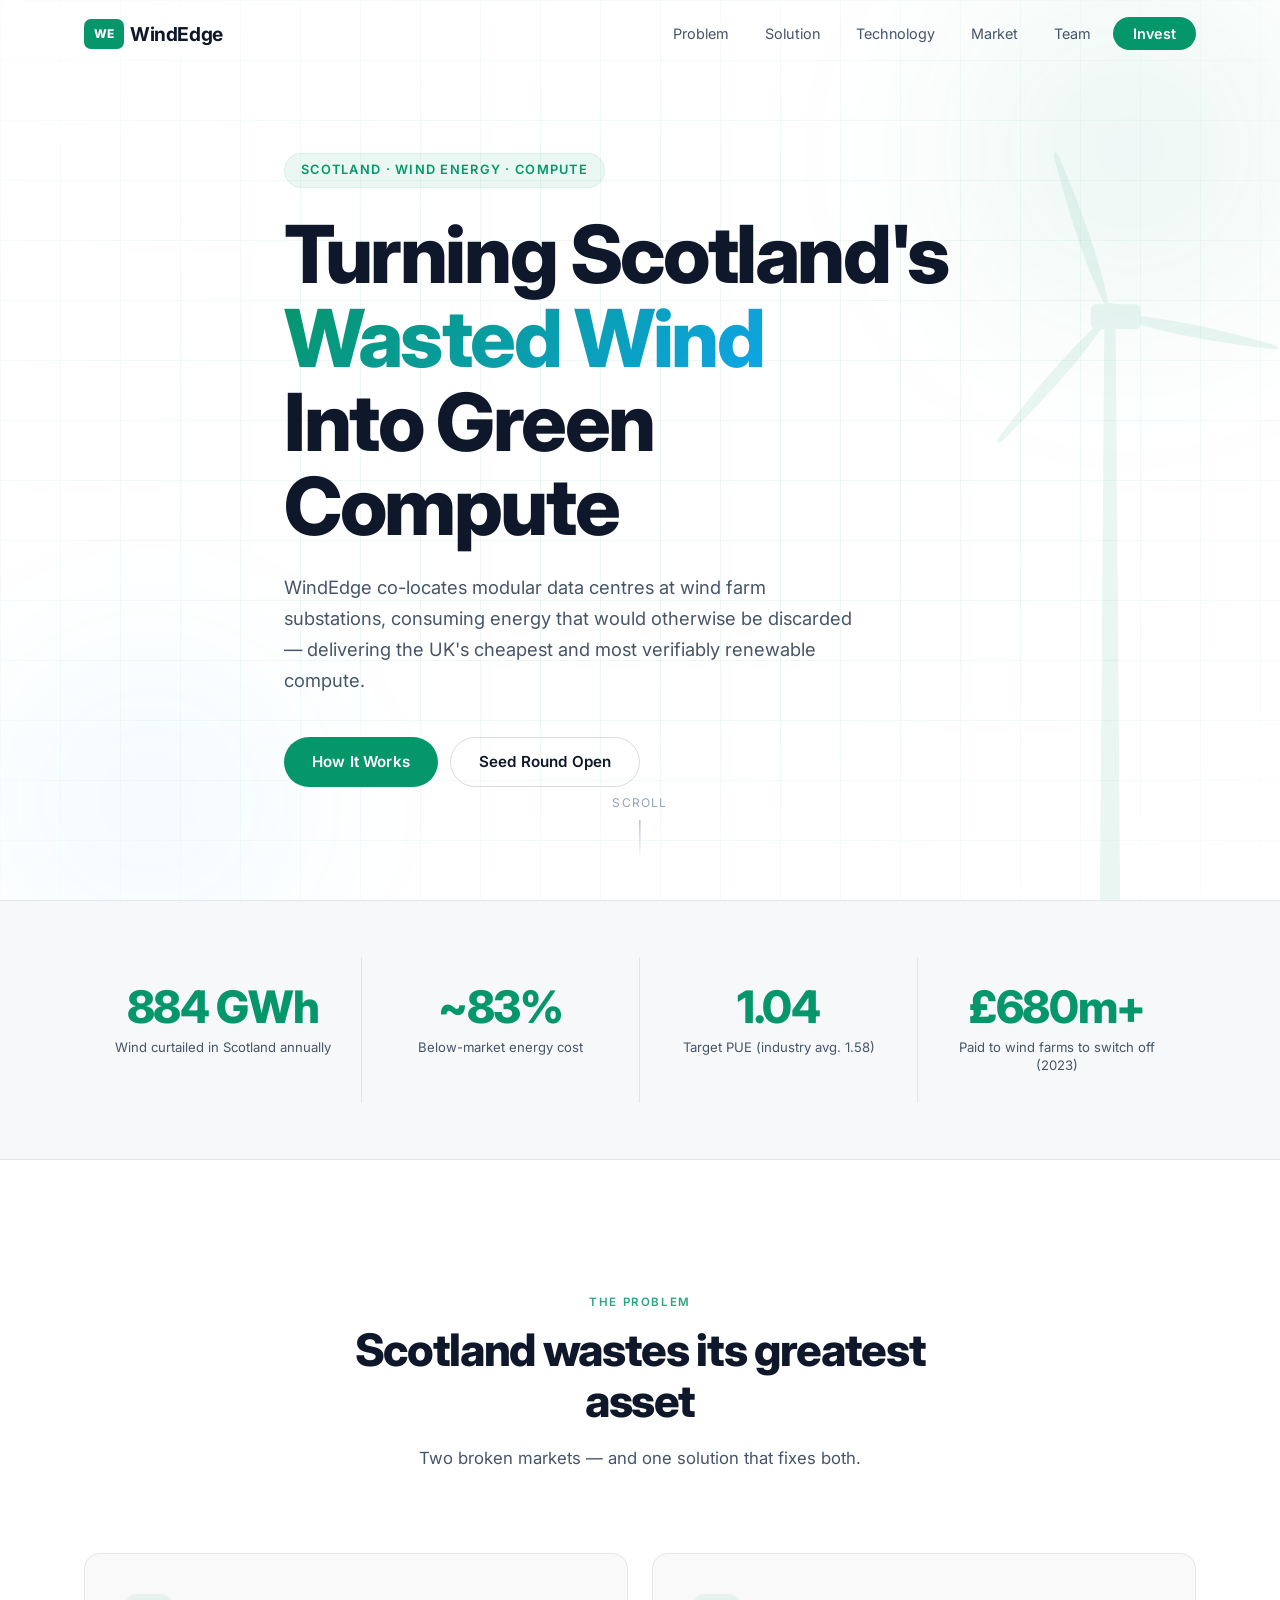
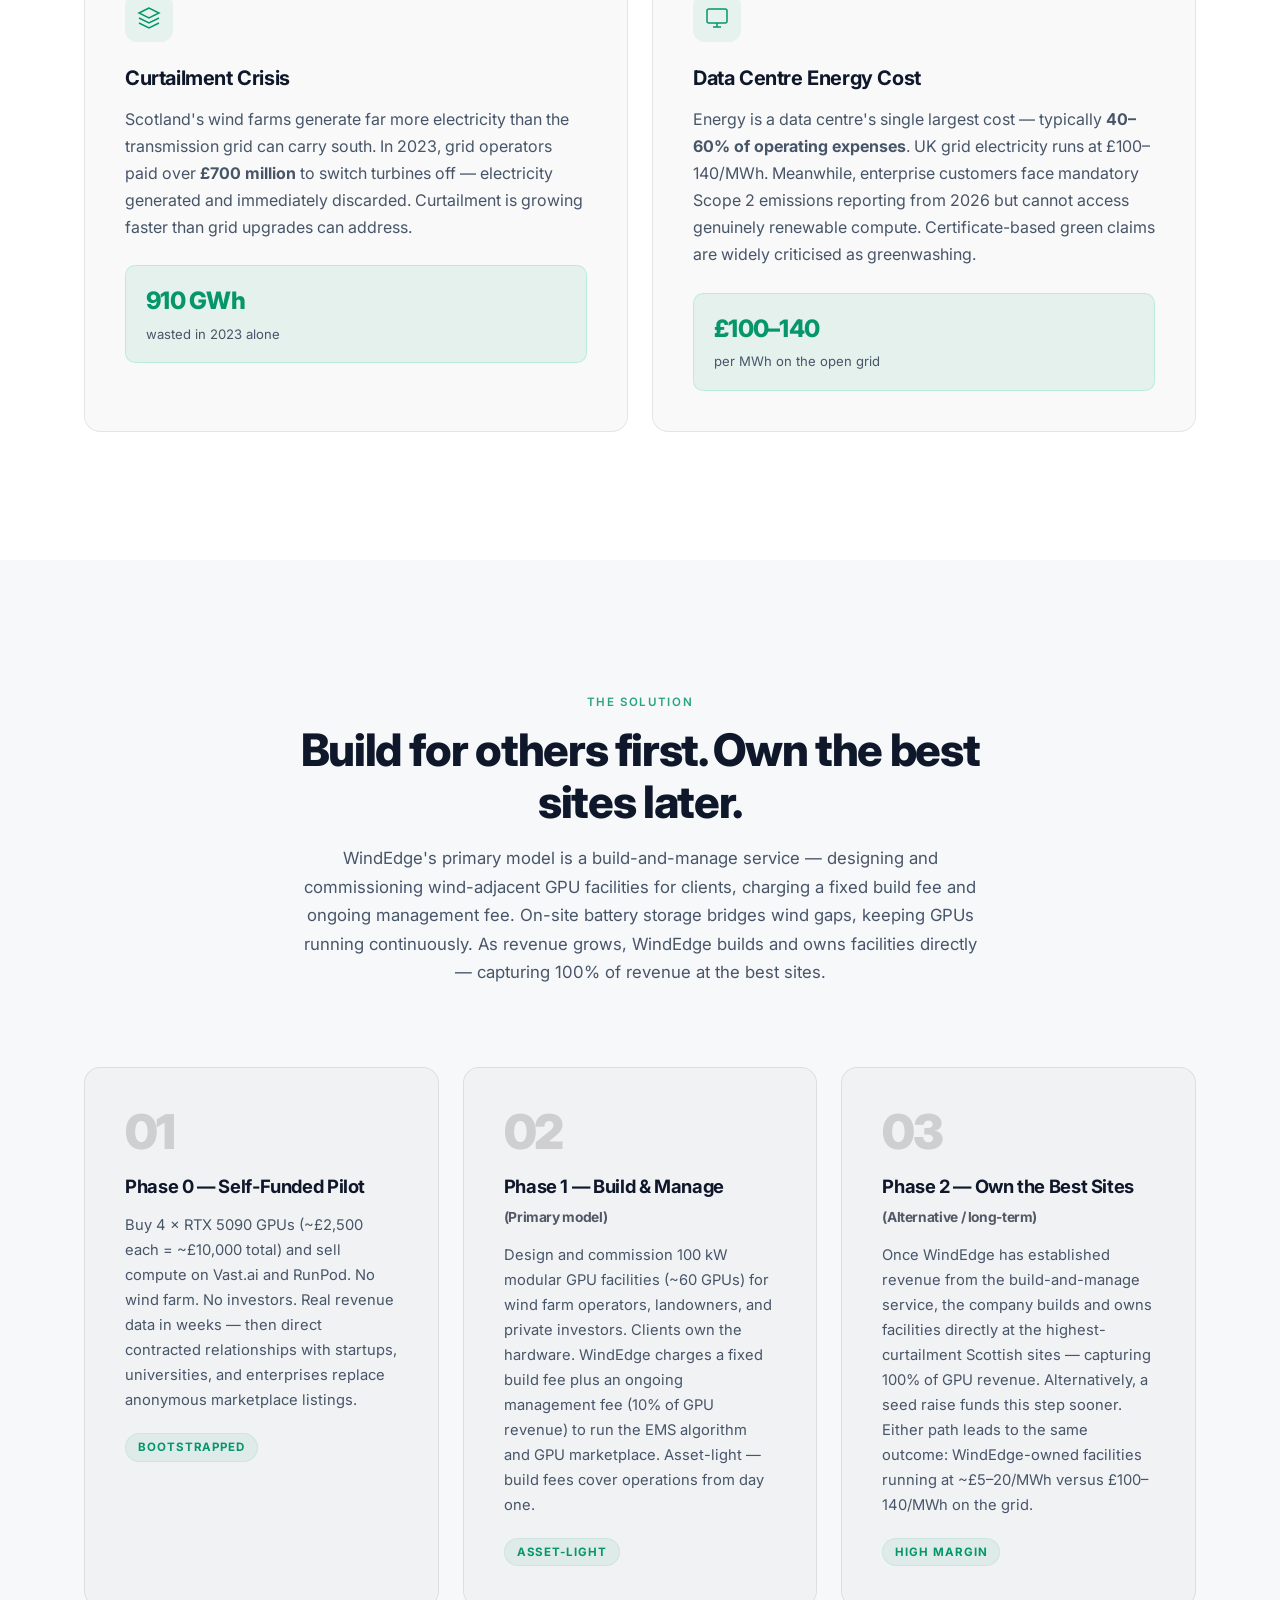
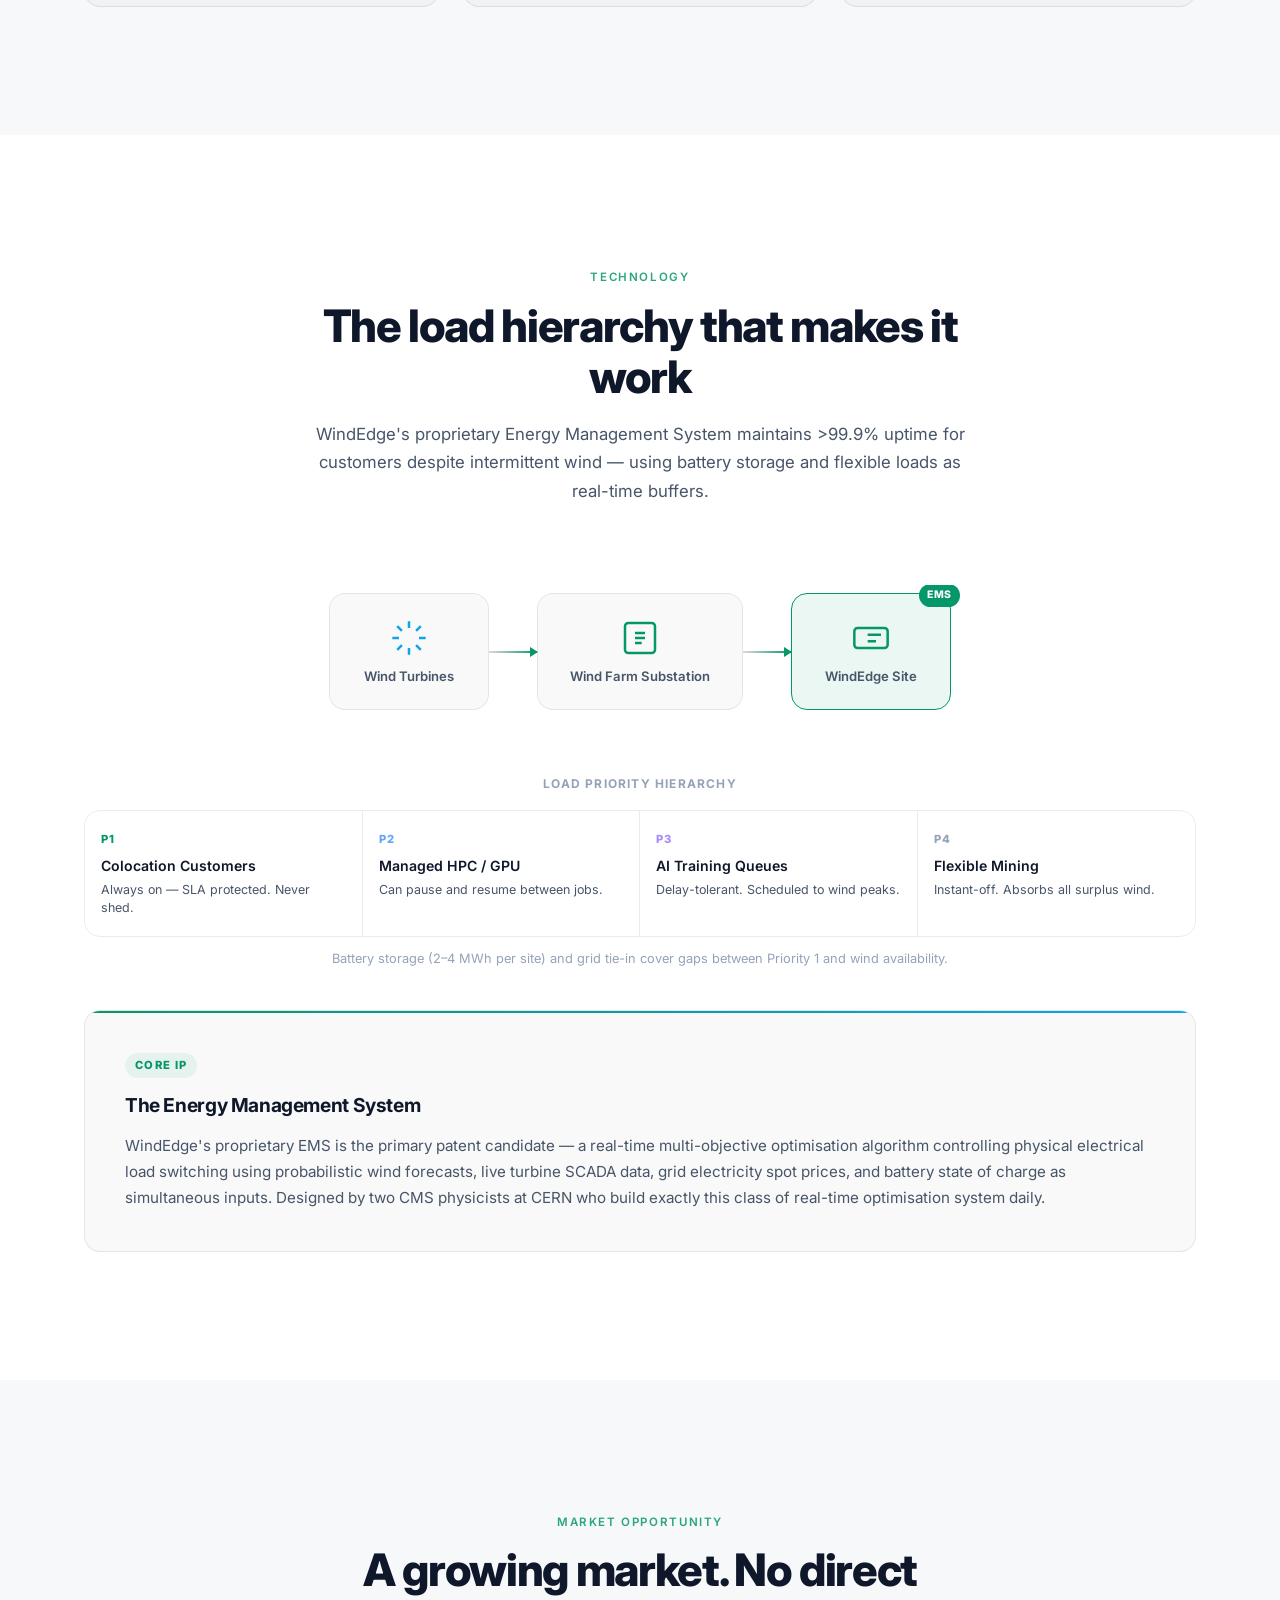
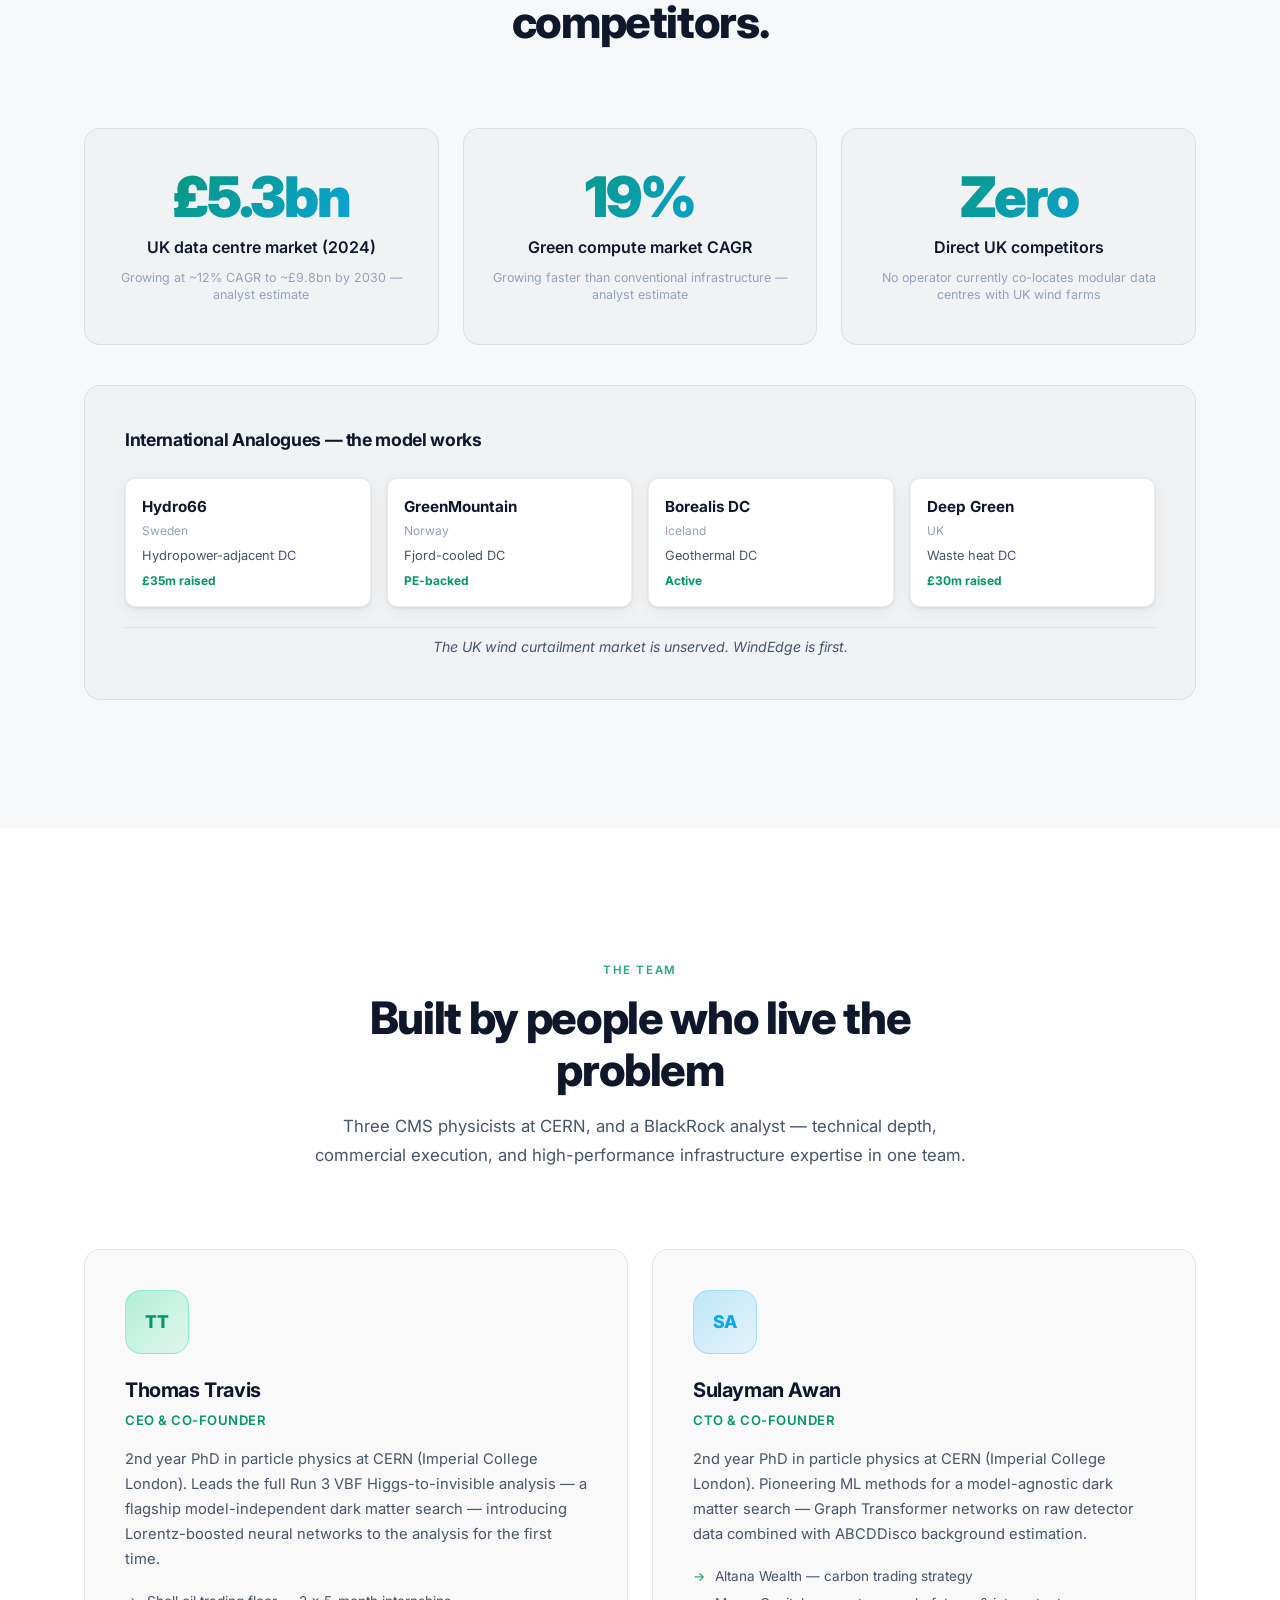
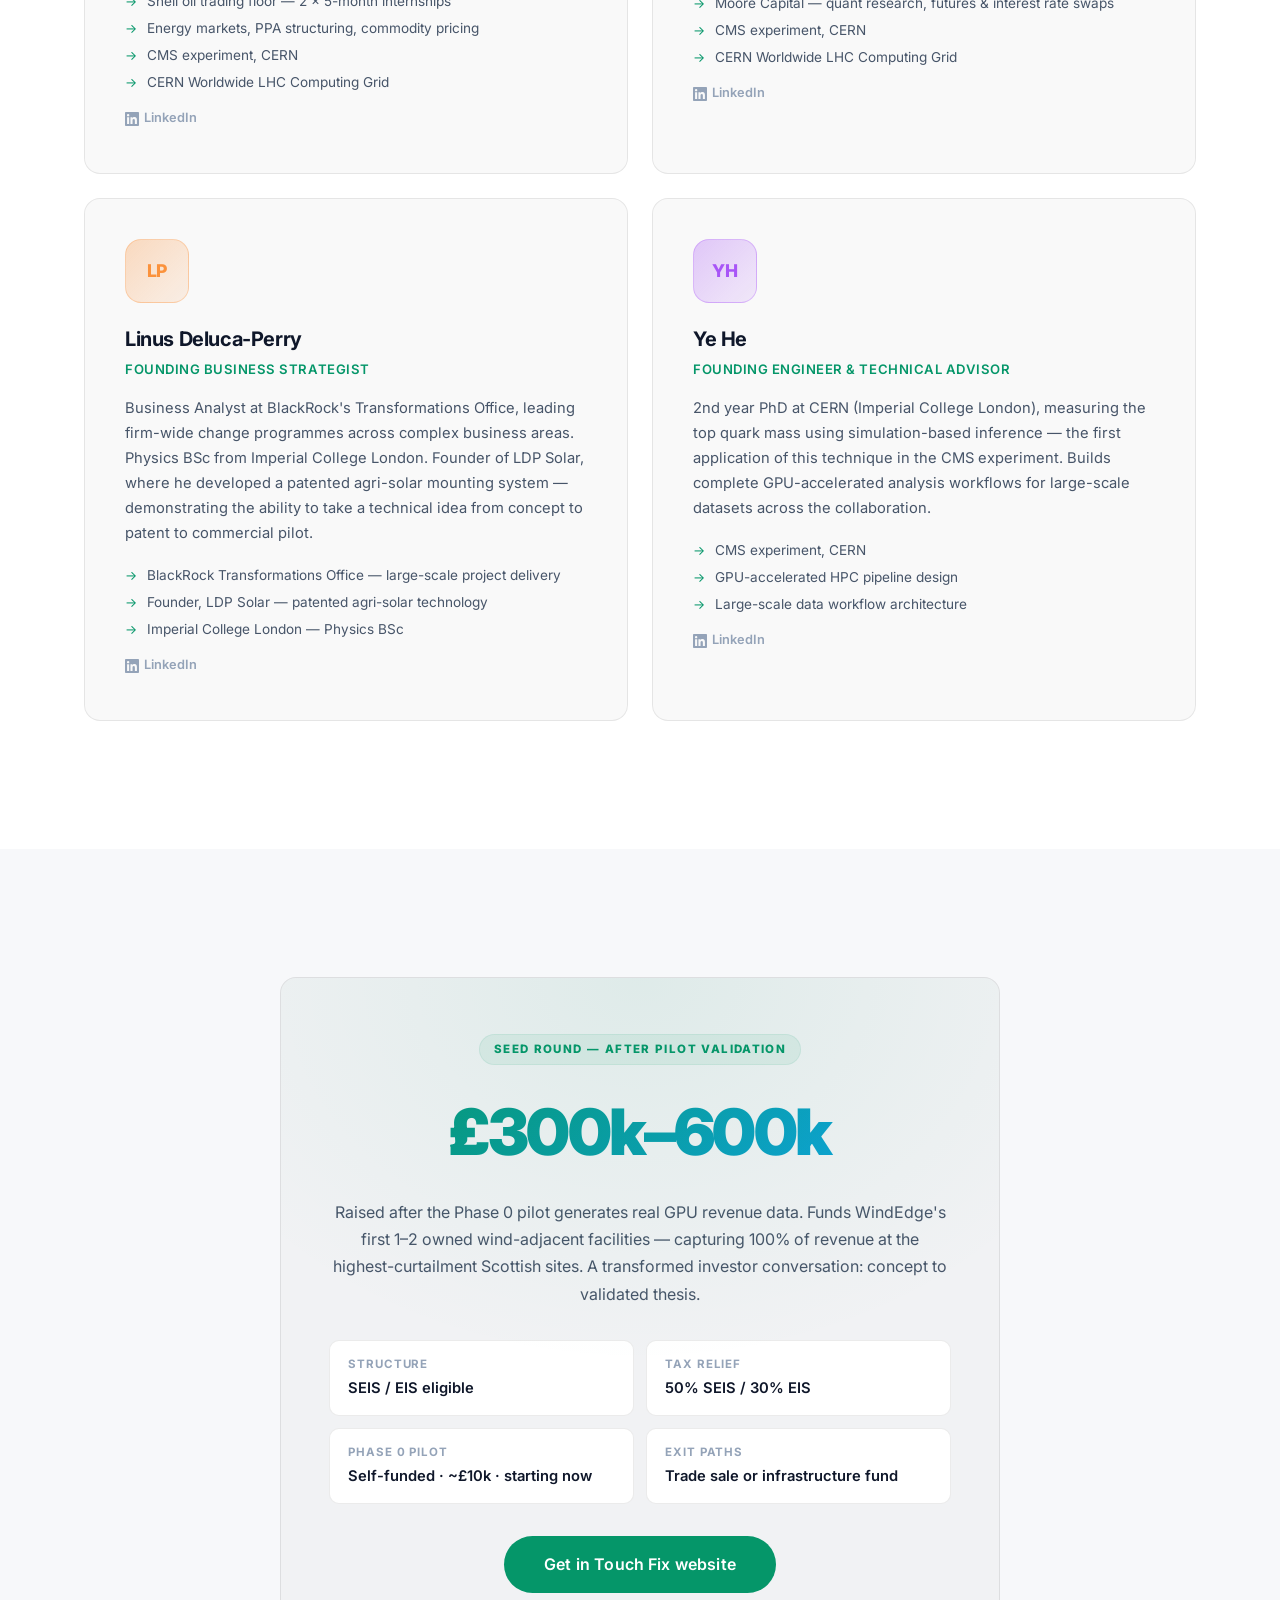
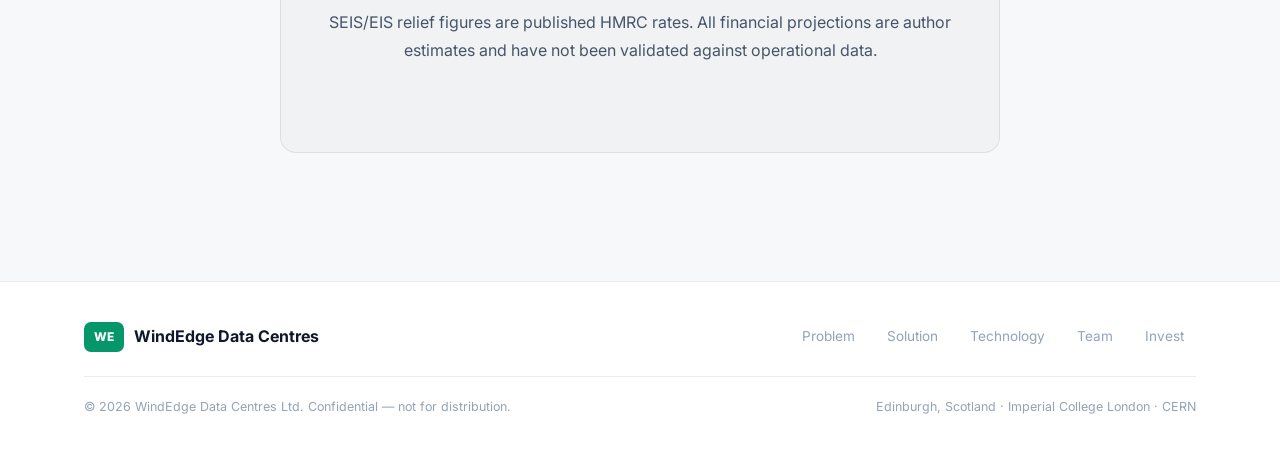
<file: website/index.html>
<!DOCTYPE html>
<html lang="en">
<head>
  <meta charset="UTF-8" />
  <meta name="viewport" content="width=device-width, initial-scale=1.0" />
  <title>WindEdge Data Centres</title>
  <link rel="preconnect" href="https://fonts.googleapis.com">
  <link rel="preconnect" href="https://fonts.gstatic.com" crossorigin>
  <link href="https://fonts.googleapis.com/css2?family=Inter:wght@400;500;600;700;800;900&display=swap" rel="stylesheet">
  <link rel="stylesheet" href="styles.css" />
</head>
<body>

  <!-- NAV -->
  <nav class="nav" id="nav">
    <div class="nav__inner">
      <a href="#home" class="nav__logo">
        <span class="nav__logo-mark">WE</span>WindEdge
      </a>
      <button class="nav__toggle" id="navToggle" aria-label="Toggle menu">
        <span></span><span></span><span></span>
      </button>
      <ul class="nav__links" id="navLinks">
        <li><a href="#problem">Problem</a></li>
        <li><a href="#solution">Solution</a></li>
        <li><a href="#technology">Technology</a></li>
        <li><a href="#market">Market</a></li>
        <li><a href="#team">Team</a></li>
        <li><a href="#invest" class="nav__cta">Invest</a></li>
      </ul>
    </div>
  </nav>

  <!-- HERO -->
  <section class="hero" id="home">
    <div class="hero__bg">
      <div class="hero__grid"></div>
      <div class="hero__orb hero__orb--1"></div>
      <div class="hero__orb hero__orb--2"></div>
    </div>
    <div class="turbine-wrap">
      <svg viewBox="0 0 300 700" xmlns="http://www.w3.org/2000/svg" fill="currentColor">
        <!-- Tower -->
        <polygon points="141,700 145,192 155,192 159,700"/>
        <!-- Nacelle -->
        <rect x="133" y="174" width="44" height="22" rx="5"/>
        <!-- Rotor: outer g positions hub, inner g spins -->
        <g transform="translate(150,183)">
          <g>
            <path d="M0,0 C-5,-22 -8,-72 -2,-148 C0,-152 0,-152 2,-148 C8,-72 5,-22 0,0 Z"/>
            <path d="M0,0 C-5,-22 -8,-72 -2,-148 C0,-152 0,-152 2,-148 C8,-72 5,-22 0,0 Z" transform="rotate(120)"/>
            <path d="M0,0 C-5,-22 -8,-72 -2,-148 C0,-152 0,-152 2,-148 C8,-72 5,-22 0,0 Z" transform="rotate(240)"/>
            <animateTransform attributeName="transform" type="rotate" from="0" to="360" dur="8s" repeatCount="indefinite"/>
          </g>
          <circle r="10"/>
        </g>
      </svg>
    </div>
    <div class="hero__inner container">
      <div class="hero__tag">Scotland · Wind Energy · Compute</div>
      <h1 class="hero__headline">
        Turning Scotland's<br />
        <span class="highlight">Wasted Wind</span><br />
        Into Green Compute
      </h1>
      <p class="hero__sub">
        WindEdge co-locates modular data centres at wind farm substations,
        consuming energy that would otherwise be discarded — delivering the
        UK's cheapest and most verifiably renewable compute.
      </p>
      <div class="hero__actions">
        <a href="#solution" class="btn btn--primary">How It Works</a>
        <a href="#invest" class="btn btn--ghost">Seed Round Open</a>
      </div>
    </div>
    <div class="hero__scroll">
      <span>Scroll</span>
      <div class="hero__scroll-line"></div>
    </div>
  </section>

  <!-- STATS STRIP -->
  <section class="stats">
    <div class="container">
      <div class="stats__grid">
        <div class="stats__item">
          <div class="stats__number" data-target="910" data-suffix=" GWh">0</div>
          <div class="stats__label">Wind curtailed in Scotland annually</div>
        </div>
        <div class="stats__item">
          <div class="stats__number" data-target="85" data-suffix="%" data-prefix="~">0</div>
          <div class="stats__label">Below-market energy cost</div>
        </div>
        <div class="stats__item">
          <div class="stats__number" data-target="1.07" data-decimals="2">0</div>
          <div class="stats__label">Target PUE (industry avg. 1.58)</div>
        </div>
        <div class="stats__item">
          <div class="stats__number" data-target="700" data-prefix="£" data-suffix="m+">0</div>
          <div class="stats__label">Paid to wind farms to switch off (2023)</div>
        </div>
      </div>
    </div>
  </section>

  <!-- PROBLEM -->
  <section class="section problem" id="problem">
    <div class="container">
      <div class="section__header">
        <div class="section__tag">The Problem</div>
        <h2 class="section__title">Scotland wastes its greatest asset</h2>
        <p class="section__sub">Two broken markets — and one solution that fixes both.</p>
      </div>
      <div class="problem__grid">
        <div class="problem__card card reveal">
          <div class="problem__icon">
            <svg viewBox="0 0 24 24" fill="none" stroke="currentColor" stroke-width="1.5">
              <path d="M12 2L2 7l10 5 10-5-10-5zM2 17l10 5 10-5M2 12l10 5 10-5"/>
            </svg>
          </div>
          <h3>Curtailment Crisis</h3>
          <p>
            Scotland's wind farms generate far more electricity than the transmission
            grid can carry south. In 2023, grid operators paid over <strong>£700 million</strong>
            to switch turbines off — electricity generated and immediately discarded.
            Curtailment is growing faster than grid upgrades can address.
          </p>
          <div class="problem__stat">
            <span class="problem__stat-num">910 GWh</span>
            <span class="problem__stat-desc">wasted in 2023 alone</span>
          </div>
        </div>
        <div class="problem__card card reveal">
          <div class="problem__icon">
            <svg viewBox="0 0 24 24" fill="none" stroke="currentColor" stroke-width="1.5">
              <rect x="2" y="3" width="20" height="14" rx="2"/>
              <path d="M8 21h8M12 17v4"/>
            </svg>
          </div>
          <h3>Data Centre Energy Cost</h3>
          <p>
            Energy is a data centre's single largest cost — typically <strong>40–60% of
            operating expenses</strong>. UK grid electricity runs at £100–140/MWh.
            Meanwhile, enterprise customers face mandatory Scope 2 emissions
            reporting from 2026 but cannot access genuinely renewable compute.
            Certificate-based green claims are widely criticised as greenwashing.
          </p>
          <div class="problem__stat">
            <span class="problem__stat-num">£100–140</span>
            <span class="problem__stat-desc">per MWh on the open grid</span>
          </div>
        </div>
      </div>
    </div>
  </section>

  <!-- SOLUTION -->
  <section class="section solution" id="solution">
    <div class="container">
      <div class="section__header">
        <div class="section__tag">The Solution</div>
        <h2 class="section__title">Build for others first. Own the best sites later.</h2>
        <p class="section__sub">
          WindEdge's primary model is a build-and-manage service — designing and
          commissioning wind-adjacent GPU facilities for clients, charging a fixed
          build fee and ongoing management fee. On-site battery storage bridges wind
          gaps, keeping GPUs running continuously. As revenue grows, WindEdge builds
          and owns facilities directly — capturing 100% of revenue at the best sites.
        </p>
      </div>
      <div class="solution__grid">
        <div class="solution__card card reveal">
          <div class="solution__number">01</div>
          <h3>Phase 0 — Self-Funded Pilot</h3>
          <p>
            Buy 4 × RTX 5090 GPUs (~£2,500 each = ~£10,000 total) and sell compute on
            Vast.ai and RunPod. No wind farm. No investors. Real revenue data in weeks
            — then direct contracted relationships with startups, universities, and
            enterprises replace anonymous marketplace listings.
          </p>
          <div class="solution__tag">Bootstrapped</div>
        </div>
        <div class="solution__card card reveal">
          <div class="solution__number">02</div>
          <h3>Phase 1 — Build &amp; Manage <span style="font-size:0.75em;opacity:0.7">(Primary model)</span></h3>
          <p>
            Design and commission 100 kW modular GPU facilities (~60 GPUs) for wind
            farm operators, landowners, and private investors. Clients own the hardware.
            WindEdge charges a fixed build fee plus an ongoing management fee (10% of
            GPU revenue) to run the EMS algorithm and GPU marketplace. Asset-light —
            build fees cover operations from day one.
          </p>
          <div class="solution__tag">Asset-light</div>
        </div>
        <div class="solution__card card reveal">
          <div class="solution__number">03</div>
          <h3>Phase 2 — Own the Best Sites <span style="font-size:0.75em;opacity:0.7">(Alternative / long-term)</span></h3>
          <p>
            Once WindEdge has established revenue from the build-and-manage service,
            the company builds and owns facilities directly at the highest-curtailment
            Scottish sites — capturing 100% of GPU revenue. Alternatively, a seed
            raise funds this step sooner. Either path leads to the same outcome:
            WindEdge-owned facilities running at ~£5–20/MWh versus £100–140/MWh on the grid.
          </p>
          <div class="solution__tag">High margin</div>
        </div>
      </div>
    </div>
  </section>

  <!-- HOW IT WORKS -->
  <section class="section technology" id="technology">
    <div class="container">
      <div class="section__header">
        <div class="section__tag">Technology</div>
        <h2 class="section__title">The load hierarchy that makes it work</h2>
        <p class="section__sub">
          WindEdge's proprietary Energy Management System maintains >99.9% uptime
          for customers despite intermittent wind — using battery storage and
          flexible loads as real-time buffers.
        </p>
      </div>

      <div class="flow reveal">
        <div class="flow__node flow__node--source">
          <div class="flow__icon">
            <svg viewBox="0 0 24 24" fill="none" stroke="currentColor" stroke-width="1.5">
              <path d="M12 2v4M12 18v4M4.93 4.93l2.83 2.83M16.24 16.24l2.83 2.83M2 12h4M18 12h4M4.93 19.07l2.83-2.83M16.24 7.76l2.83-2.83"/>
            </svg>
          </div>
          <div class="flow__label">Wind Turbines</div>
        </div>
        <div class="flow__arrow"></div>
        <div class="flow__node">
          <div class="flow__icon">
            <svg viewBox="0 0 24 24" fill="none" stroke="currentColor" stroke-width="1.5">
              <rect x="3" y="3" width="18" height="18" rx="2"/>
              <path d="M9 9h6M9 12h6M9 15h4"/>
            </svg>
          </div>
          <div class="flow__label">Wind Farm Substation</div>
        </div>
        <div class="flow__arrow"></div>
        <div class="flow__node flow__node--windedge">
          <div class="flow__icon">
            <svg viewBox="0 0 24 24" fill="none" stroke="currentColor" stroke-width="1.5">
              <rect x="2" y="6" width="20" height="12" rx="2"/>
              <path d="M6 10h.01M6 14h.01M10 10h8M10 14h5"/>
            </svg>
          </div>
          <div class="flow__label">WindEdge Site</div>
          <div class="flow__badge">EMS</div>
        </div>
      </div>

      <div class="tiers reveal">
        <div class="tiers__label">Load Priority Hierarchy</div>
        <div class="tiers__grid">
          <div class="tier tier--1">
            <div class="tier__num">P1</div>
            <div class="tier__name">Colocation Customers</div>
            <div class="tier__desc">Always on — SLA protected. Never shed.</div>
          </div>
          <div class="tier tier--2">
            <div class="tier__num">P2</div>
            <div class="tier__name">Managed HPC / GPU</div>
            <div class="tier__desc">Can pause and resume between jobs.</div>
          </div>
          <div class="tier tier--3">
            <div class="tier__num">P3</div>
            <div class="tier__name">AI Training Queues</div>
            <div class="tier__desc">Delay-tolerant. Scheduled to wind peaks.</div>
          </div>
          <div class="tier tier--4">
            <div class="tier__num">P4</div>
            <div class="tier__name">Flexible Mining</div>
            <div class="tier__desc">Instant-off. Absorbs all surplus wind.</div>
          </div>
        </div>
        <div class="tiers__footer">
          Battery storage (2–4 MWh per site) and grid tie-in cover gaps between Priority 1 and wind availability.
        </div>
      </div>

      <div class="ip-box card reveal">
        <div class="ip-box__tag">Core IP</div>
        <h3>The Energy Management System</h3>
        <p>
          WindEdge's proprietary EMS is the primary patent candidate — a real-time
          multi-objective optimisation algorithm controlling physical electrical load
          switching using probabilistic wind forecasts, live turbine SCADA data,
          grid electricity spot prices, and battery state of charge as simultaneous
          inputs. Designed by two CMS physicists at CERN who build exactly this class of
          real-time optimisation system daily.
        </p>
      </div>
    </div>
  </section>

  <!-- MARKET -->
  <section class="section market" id="market">
    <div class="container">
      <div class="section__header">
        <div class="section__tag">Market Opportunity</div>
        <h2 class="section__title">A growing market. No direct competitors.</h2>
      </div>
      <div class="market__grid">
        <div class="market__stat reveal">
          <div class="market__num">£5.3bn</div>
          <div class="market__desc">UK data centre market (2024)</div>
          <div class="market__note">Growing at ~12% CAGR to ~£9.8bn by 2030 — analyst estimate</div>
        </div>
        <div class="market__stat reveal">
          <div class="market__num">19%</div>
          <div class="market__desc">Green compute market CAGR</div>
          <div class="market__note">Growing faster than conventional infrastructure — analyst estimate</div>
        </div>
        <div class="market__stat reveal">
          <div class="market__num">Zero</div>
          <div class="market__desc">Direct UK competitors</div>
          <div class="market__note">No operator currently co-locates modular data centres with UK wind farms</div>
        </div>
      </div>
      <div class="comparables card reveal">
        <h3>International Analogues — the model works</h3>
        <div class="comparables__grid">
          <div class="comparable">
            <div class="comparable__name">Hydro66</div>
            <div class="comparable__country">Sweden</div>
            <div class="comparable__model">Hydropower-adjacent DC</div>
            <div class="comparable__raised">£35m raised</div>
          </div>
          <div class="comparable">
            <div class="comparable__name">GreenMountain</div>
            <div class="comparable__country">Norway</div>
            <div class="comparable__model">Fjord-cooled DC</div>
            <div class="comparable__raised">PE-backed</div>
          </div>
          <div class="comparable">
            <div class="comparable__name">Borealis DC</div>
            <div class="comparable__country">Iceland</div>
            <div class="comparable__model">Geothermal DC</div>
            <div class="comparable__raised">Active</div>
          </div>
          <div class="comparable">
            <div class="comparable__name">Deep Green</div>
            <div class="comparable__country">UK</div>
            <div class="comparable__model">Waste heat DC</div>
            <div class="comparable__raised">£30m raised</div>
          </div>
        </div>
        <p class="comparables__note">The UK wind curtailment market is unserved. WindEdge is first.</p>
      </div>
    </div>
  </section>

  <!-- TEAM -->
  <section class="section team" id="team">
    <div class="container">
      <div class="section__header">
        <div class="section__tag">The Team</div>
        <h2 class="section__title">Built by people who live the problem</h2>
        <p class="section__sub">
          Three CMS physicists at CERN, and a BlackRock analyst — technical depth,
          commercial execution, and high-performance infrastructure expertise in one team.
        </p>
      </div>
      <div class="team__grid">
        <div class="team__card card reveal">
          <div class="team__avatar team__avatar--t">TT</div>
          <h3>Thomas Travis</h3>
          <div class="team__role">CEO & Co-Founder</div>
          <p>
            2nd year PhD in particle physics at CERN (Imperial College London).
            Leads the full Run 3 VBF Higgs-to-invisible analysis — a flagship
            model-independent dark matter search — introducing Lorentz-boosted
            neural networks to the analysis for the first time.
          </p>
          <ul class="team__credentials">
            <li>Shell oil trading floor — 2 × 5-month internships</li>
            <li>Energy markets, PPA structuring, commodity pricing</li>
            <li>CMS experiment, CERN</li>
            <li>CERN Worldwide LHC Computing Grid</li>
          </ul>
          <a href="https://www.linkedin.com/in/thomastravis2001/" target="_blank" rel="noopener" class="team__linkedin">
            <svg viewBox="0 0 24 24" fill="currentColor" width="14" height="14"><path d="M20.45 20.45h-3.55v-5.57c0-1.33-.03-3.04-1.85-3.04-1.85 0-2.13 1.45-2.13 2.94v5.67H9.37V9h3.41v1.56h.05c.47-.9 1.63-1.85 3.36-1.85 3.59 0 4.26 2.37 4.26 5.44v6.3zM5.34 7.43a2.06 2.06 0 1 1 0-4.12 2.06 2.06 0 0 1 0 4.12zM7.12 20.45H3.56V9h3.56v11.45zM22.22 0H1.77C.79 0 0 .77 0 1.72v20.56C0 23.23.79 24 1.77 24h20.45C23.21 24 24 23.23 24 22.28V1.72C24 .77 23.21 0 22.22 0z"/></svg>
            LinkedIn
          </a>
        </div>
        <div class="team__card card reveal">
          <div class="team__avatar team__avatar--s">SA</div>
          <h3>Sulayman Awan</h3>
          <div class="team__role">CTO & Co-Founder</div>
          <p>
            2nd year PhD in particle physics at CERN (Imperial College London).
            Pioneering ML methods for a model-agnostic dark matter search —
            Graph Transformer networks on raw detector data combined with
            ABCDDisco background estimation.
          </p>
          <ul class="team__credentials">
            <li>Altana Wealth — carbon trading strategy</li>
            <li>Moore Capital — quant research, futures & interest rate swaps</li>
            <li>CMS experiment, CERN</li>
            <li>CERN Worldwide LHC Computing Grid</li>
          </ul>
          <a href="https://www.linkedin.com/in/sulayman-awan-4b8532219/" target="_blank" rel="noopener" class="team__linkedin">
            <svg viewBox="0 0 24 24" fill="currentColor" width="14" height="14"><path d="M20.45 20.45h-3.55v-5.57c0-1.33-.03-3.04-1.85-3.04-1.85 0-2.13 1.45-2.13 2.94v5.67H9.37V9h3.41v1.56h.05c.47-.9 1.63-1.85 3.36-1.85 3.59 0 4.26 2.37 4.26 5.44v6.3zM5.34 7.43a2.06 2.06 0 1 1 0-4.12 2.06 2.06 0 0 1 0 4.12zM7.12 20.45H3.56V9h3.56v11.45zM22.22 0H1.77C.79 0 0 .77 0 1.72v20.56C0 23.23.79 24 1.77 24h20.45C23.21 24 24 23.23 24 22.28V1.72C24 .77 23.21 0 22.22 0z"/></svg>
            LinkedIn
          </a>
        </div>
        <div class="team__card card reveal">
          <div class="team__avatar team__avatar--l">LP</div>
          <h3>Linus Deluca-Perry</h3>
          <div class="team__role">Founding Business Strategist</div>
          <p>
            Business Analyst at BlackRock's Transformations Office, leading
            firm-wide change programmes across complex business areas. Physics BSc
            from Imperial College London. Founder of LDP Solar, where he developed
            a patented agri-solar mounting system — demonstrating the ability to
            take a technical idea from concept to patent to commercial pilot.
          </p>
          <ul class="team__credentials">
            <li>BlackRock Transformations Office — large-scale project delivery</li>
            <li>Founder, LDP Solar — patented agri-solar technology</li>
            <li>Imperial College London — Physics BSc</li>
          </ul>
          <a href="https://www.linkedin.com/in/linus-d-129948175/" target="_blank" rel="noopener" class="team__linkedin">
            <svg viewBox="0 0 24 24" fill="currentColor" width="14" height="14"><path d="M20.45 20.45h-3.55v-5.57c0-1.33-.03-3.04-1.85-3.04-1.85 0-2.13 1.45-2.13 2.94v5.67H9.37V9h3.41v1.56h.05c.47-.9 1.63-1.85 3.36-1.85 3.59 0 4.26 2.37 4.26 5.44v6.3zM5.34 7.43a2.06 2.06 0 1 1 0-4.12 2.06 2.06 0 0 1 0 4.12zM7.12 20.45H3.56V9h3.56v11.45zM22.22 0H1.77C.79 0 0 .77 0 1.72v20.56C0 23.23.79 24 1.77 24h20.45C23.21 24 24 23.23 24 22.28V1.72C24 .77 23.21 0 22.22 0z"/></svg>
            LinkedIn
          </a>
        </div>
        <div class="team__card card reveal">
          <div class="team__avatar team__avatar--y">YH</div>
          <h3>Ye He</h3>
          <div class="team__role">Founding Engineer & Technical Advisor</div>
          <p>
            2nd year PhD at CERN (Imperial College London), measuring the top quark
            mass using simulation-based inference — the first application of this
            technique in the CMS experiment. Builds complete GPU-accelerated
            analysis workflows for large-scale datasets across the collaboration.
          </p>
          <ul class="team__credentials">
            <li>CMS experiment, CERN</li>
            <li>GPU-accelerated HPC pipeline design</li>
            <li>Large-scale data workflow architecture</li>
          </ul>
          <a href="https://www.linkedin.com/in/ye-he-5b2bab1bb/" target="_blank" rel="noopener" class="team__linkedin">
            <svg viewBox="0 0 24 24" fill="currentColor" width="14" height="14"><path d="M20.45 20.45h-3.55v-5.57c0-1.33-.03-3.04-1.85-3.04-1.85 0-2.13 1.45-2.13 2.94v5.67H9.37V9h3.41v1.56h.05c.47-.9 1.63-1.85 3.36-1.85 3.59 0 4.26 2.37 4.26 5.44v6.3zM5.34 7.43a2.06 2.06 0 1 1 0-4.12 2.06 2.06 0 0 1 0 4.12zM7.12 20.45H3.56V9h3.56v11.45zM22.22 0H1.77C.79 0 0 .77 0 1.72v20.56C0 23.23.79 24 1.77 24h20.45C23.21 24 24 23.23 24 22.28V1.72C24 .77 23.21 0 22.22 0z"/></svg>
            LinkedIn
          </a>
        </div>
      </div>
    </div>
  </section>

  <!-- INVEST -->
  <section class="section invest" id="invest">
    <div class="container">
      <div class="invest__inner card reveal">
        <div class="invest__tag">Seed Round — after pilot validation</div>
        <h2>£300k–600k</h2>
        <p>
          Raised after the Phase 0 pilot generates real GPU revenue data.
          Funds WindEdge's first 1–2 owned wind-adjacent facilities — capturing
          100% of revenue at the highest-curtailment Scottish sites. A transformed
          investor conversation: concept to validated thesis.
        </p>
        <div class="invest__grid">
          <div class="invest__item">
            <div class="invest__item-label">Structure</div>
            <div class="invest__item-value">SEIS / EIS eligible</div>
          </div>
          <div class="invest__item">
            <div class="invest__item-label">Tax relief</div>
            <div class="invest__item-value">50% SEIS / 30% EIS</div>
          </div>
          <div class="invest__item">
            <div class="invest__item-label">Phase 0 pilot</div>
            <div class="invest__item-value">Self-funded · ~£10k · starting now</div>
          </div>
          <div class="invest__item">
            <div class="invest__item-label">Exit paths</div>
            <div class="invest__item-value">Trade sale or infrastructure fund</div>
          </div>
        </div>
        <a href="mailto:thomas@windedge.co.uk" class="btn btn--primary btn--large">Get in Touch Fix website</a>
        <p class="invest__note">
          SEIS/EIS relief figures are published HMRC rates. All financial projections are author
          estimates and have not been validated against operational data.
        </p>
      </div>
    </div>
  </section>

  <!-- FOOTER -->
  <footer class="footer">
    <div class="container">
      <div class="footer__inner">
        <div class="footer__brand">
          <span class="nav__logo-mark">WE</span>
          <span>WindEdge Data Centres</span>
        </div>
        <div class="footer__links">
          <a href="#problem">Problem</a>
          <a href="#solution">Solution</a>
          <a href="#technology">Technology</a>
          <a href="#team">Team</a>
          <a href="#invest">Invest</a>
        </div>
      </div>
      <div class="footer__bottom">
        <p>© 2026 WindEdge Data Centres Ltd. Confidential — not for distribution.</p>
        <p>Edinburgh, Scotland · Imperial College London · CERN</p>
      </div>
    </div>
  </footer>

  <script src="script.js"></script>
</body>
</html>
</file>
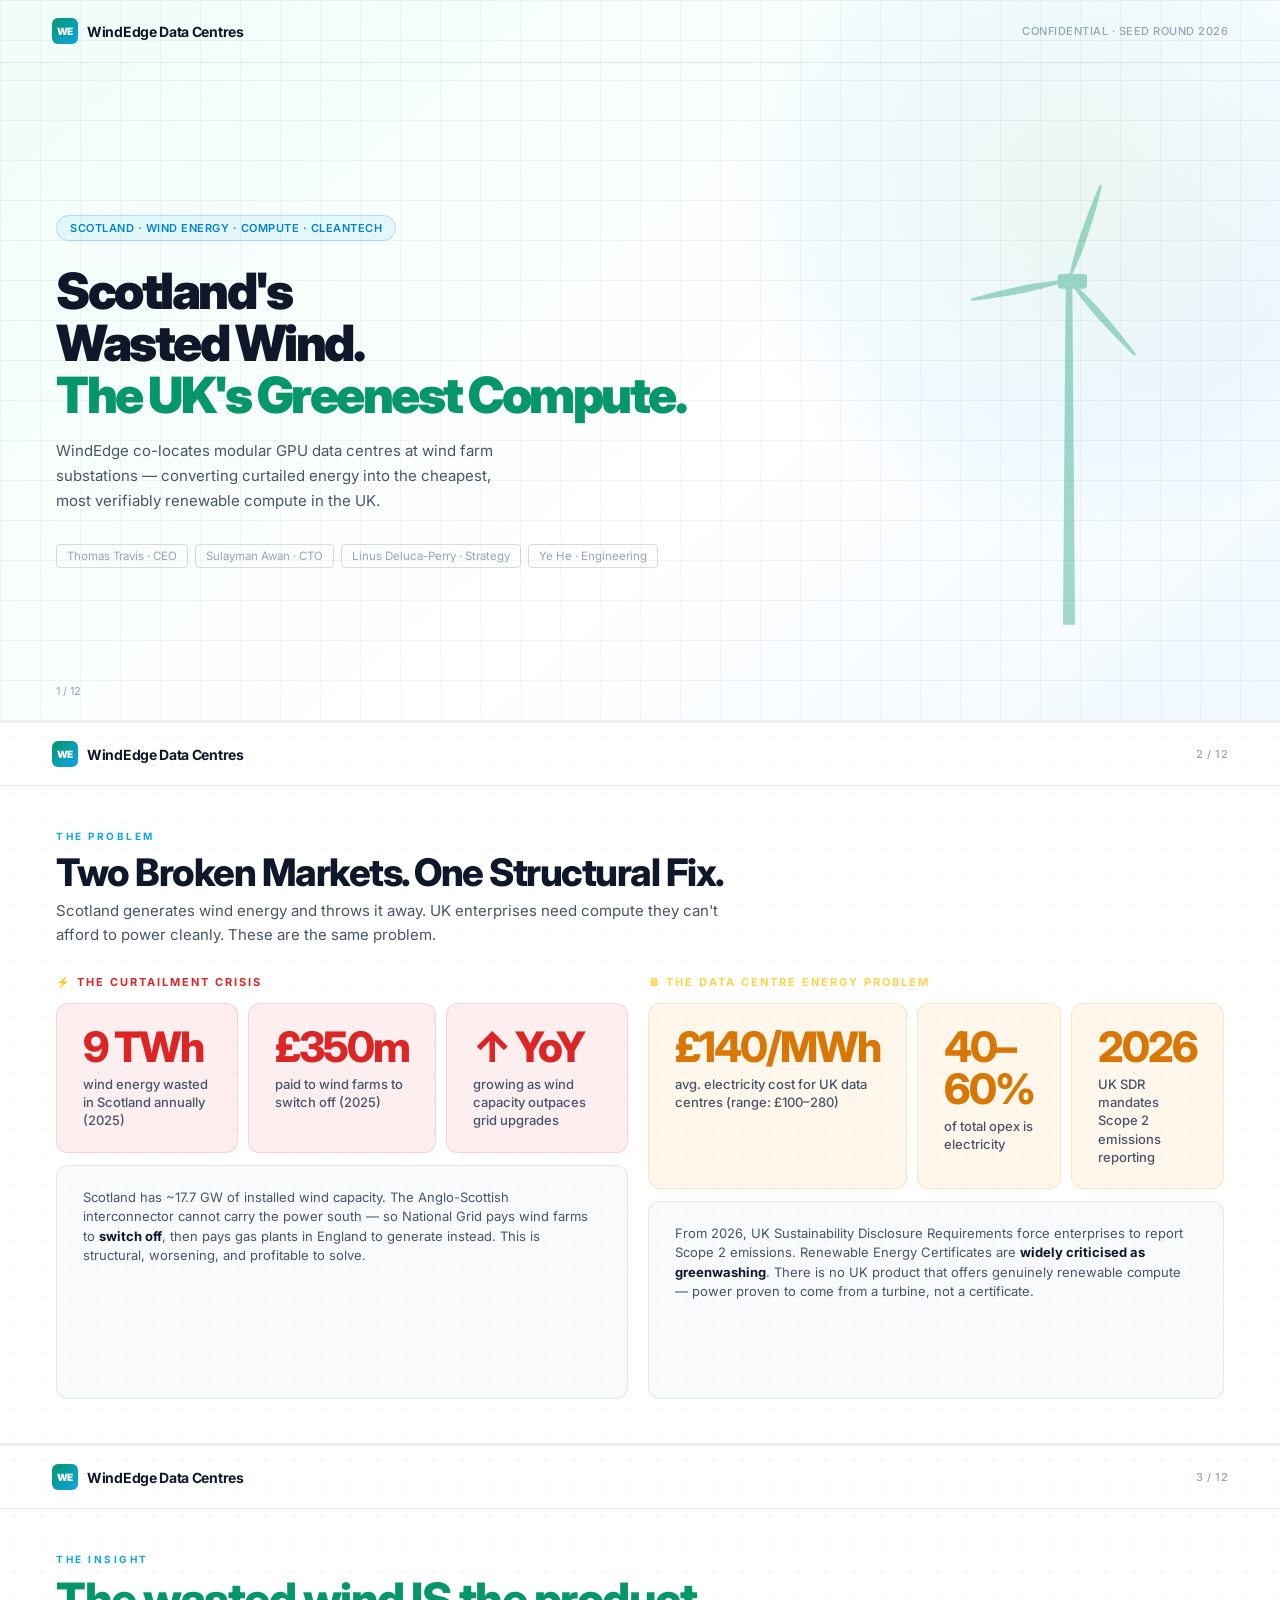
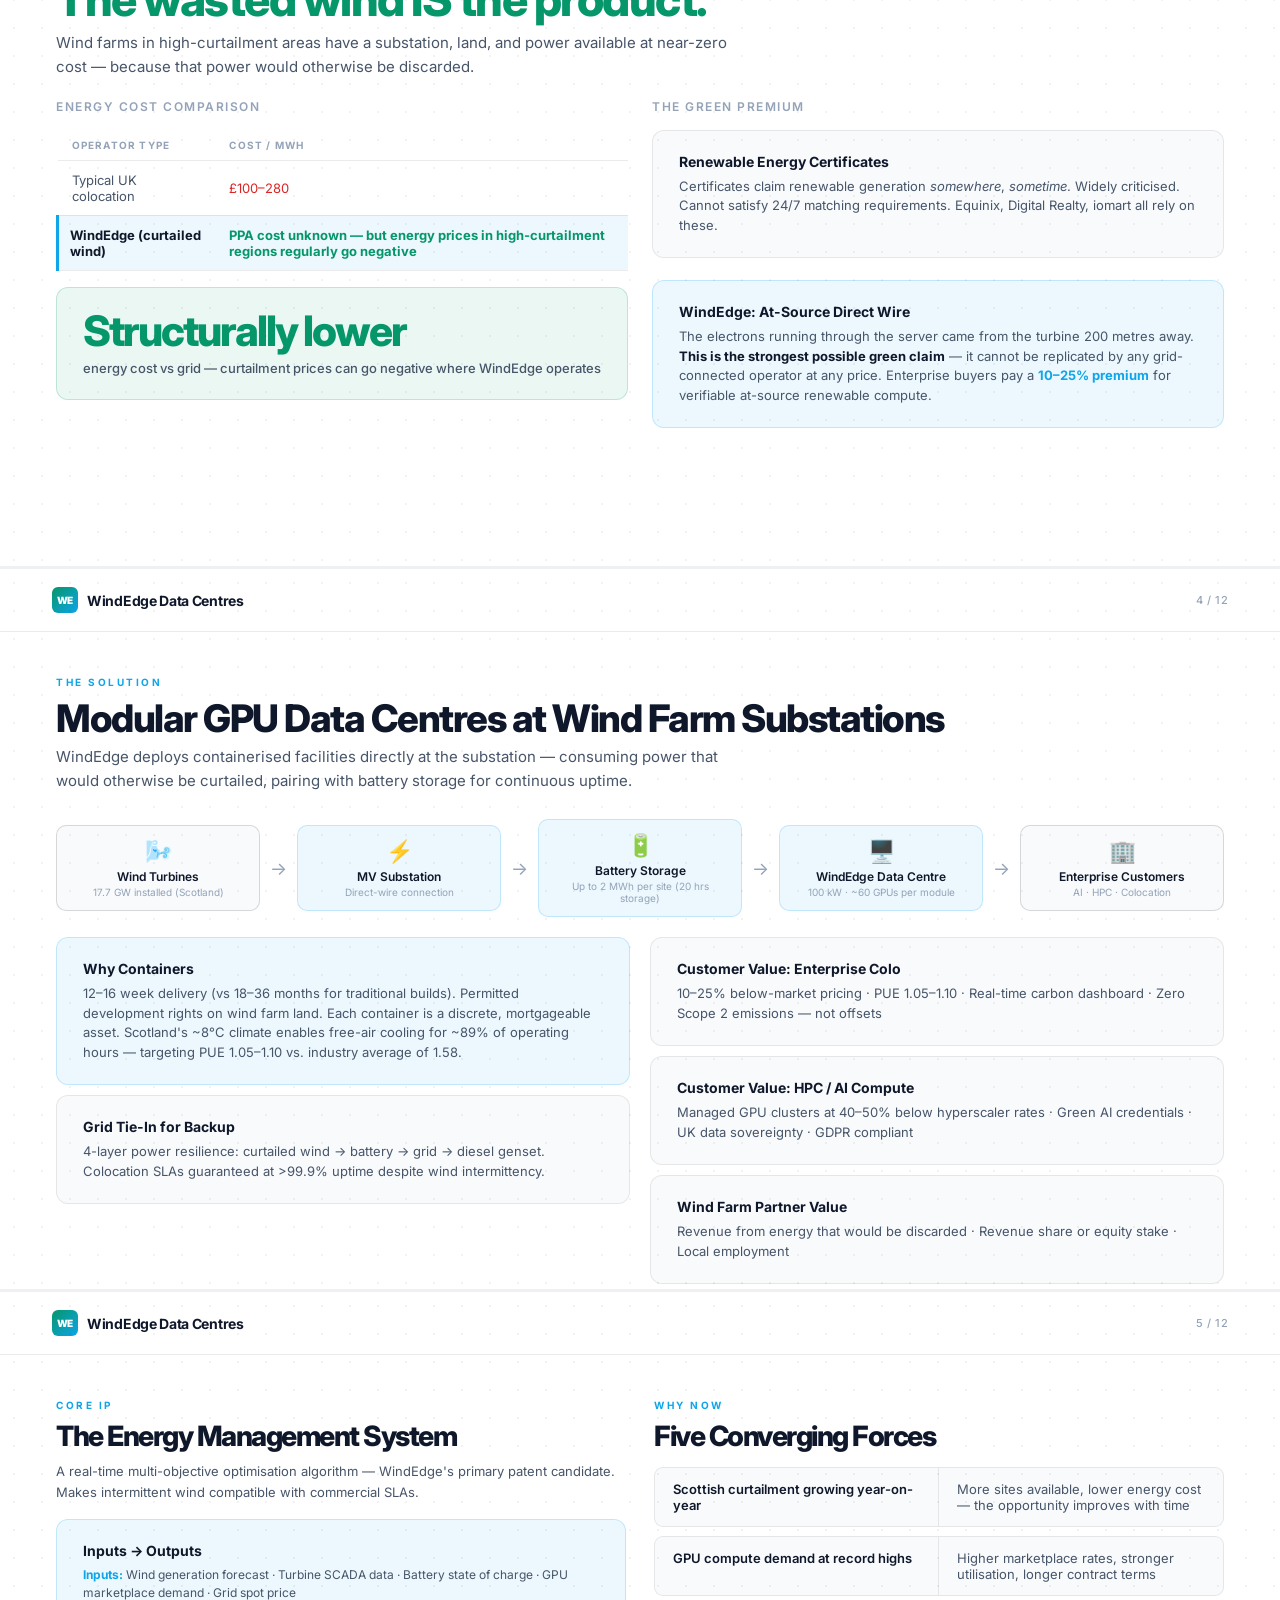
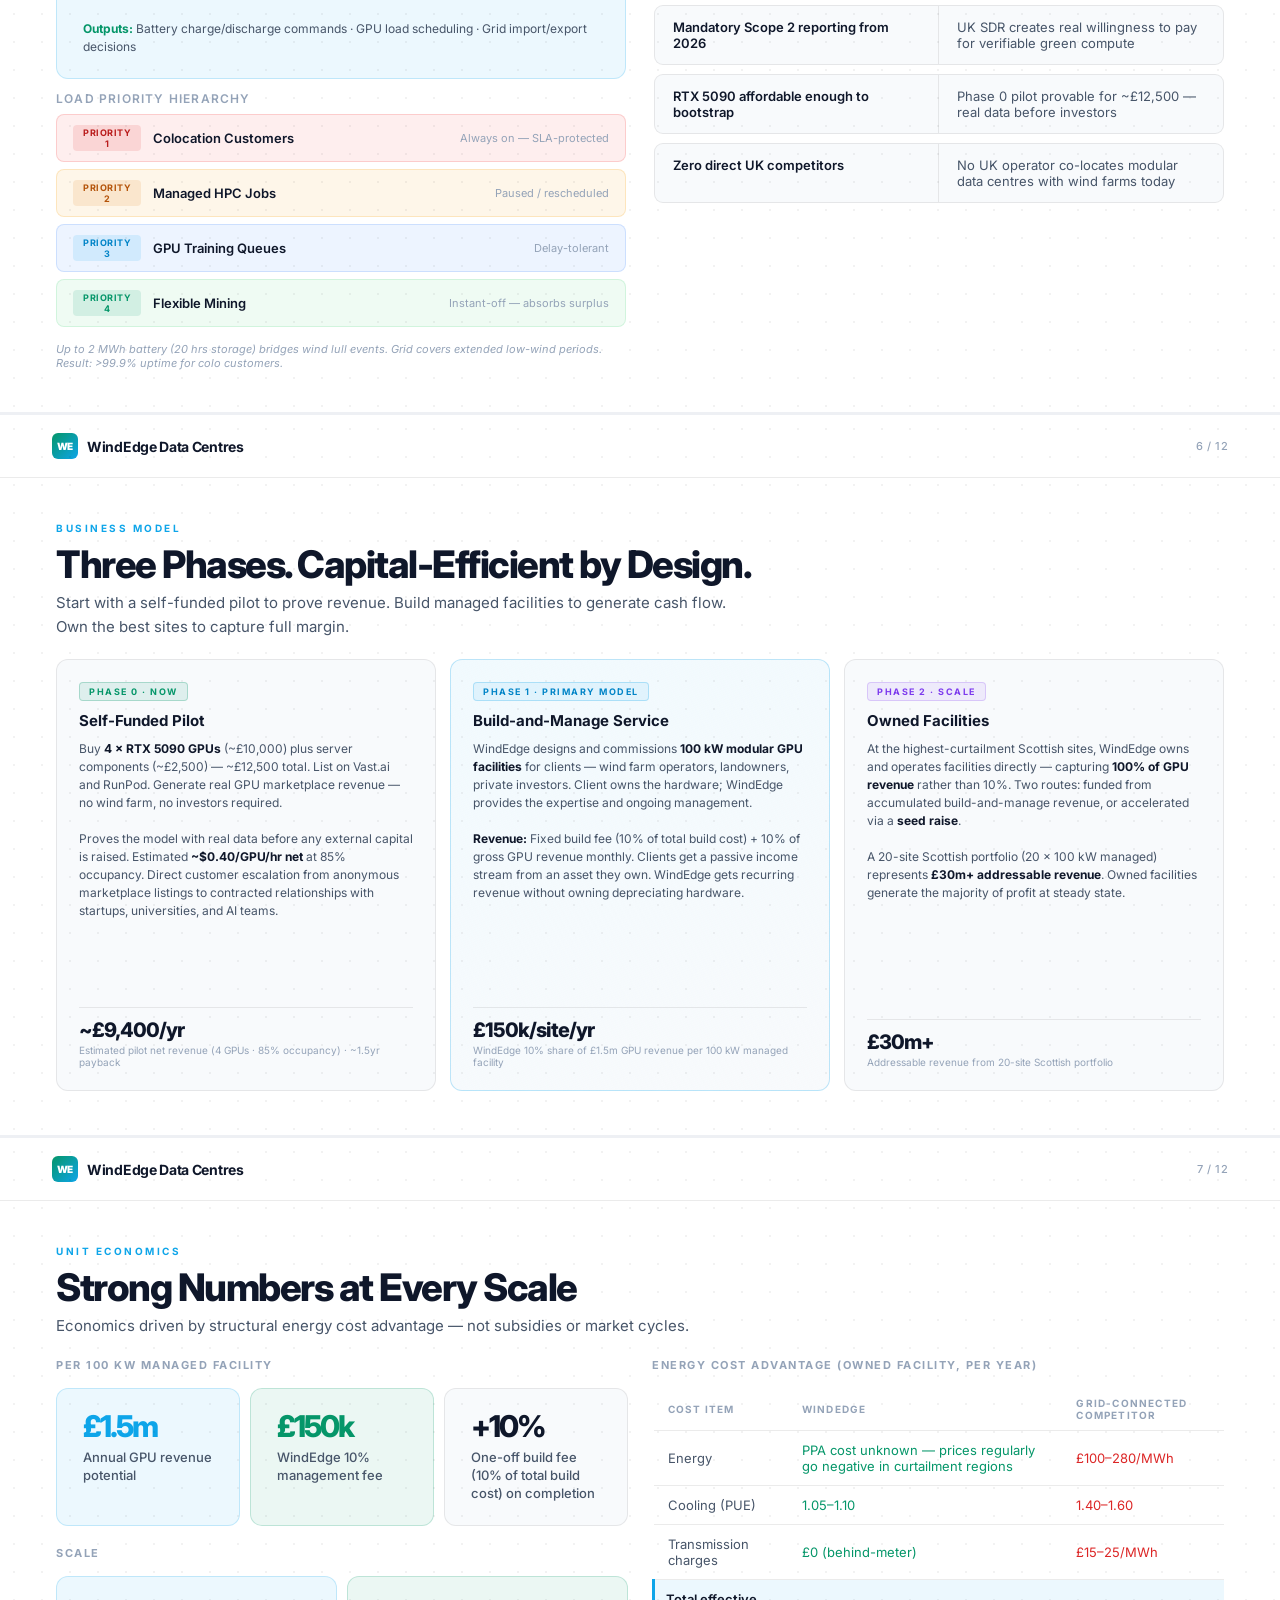
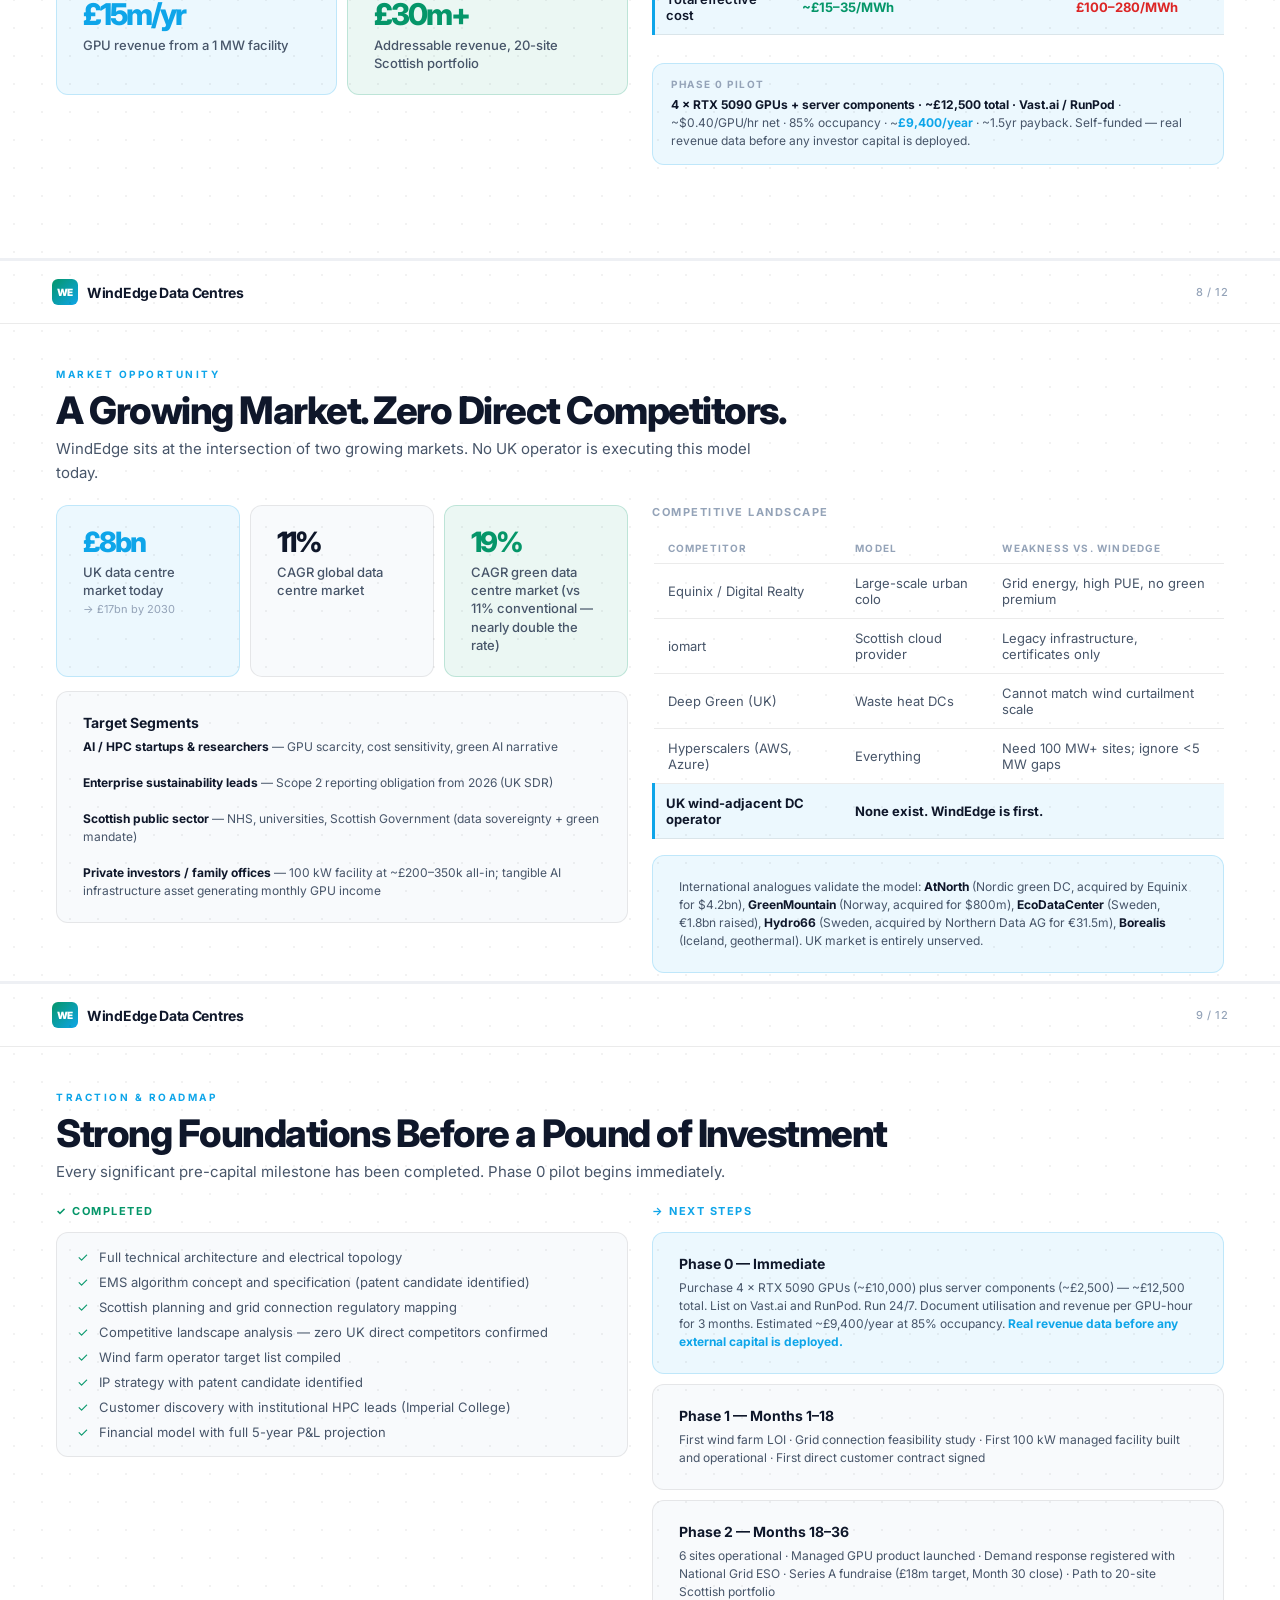
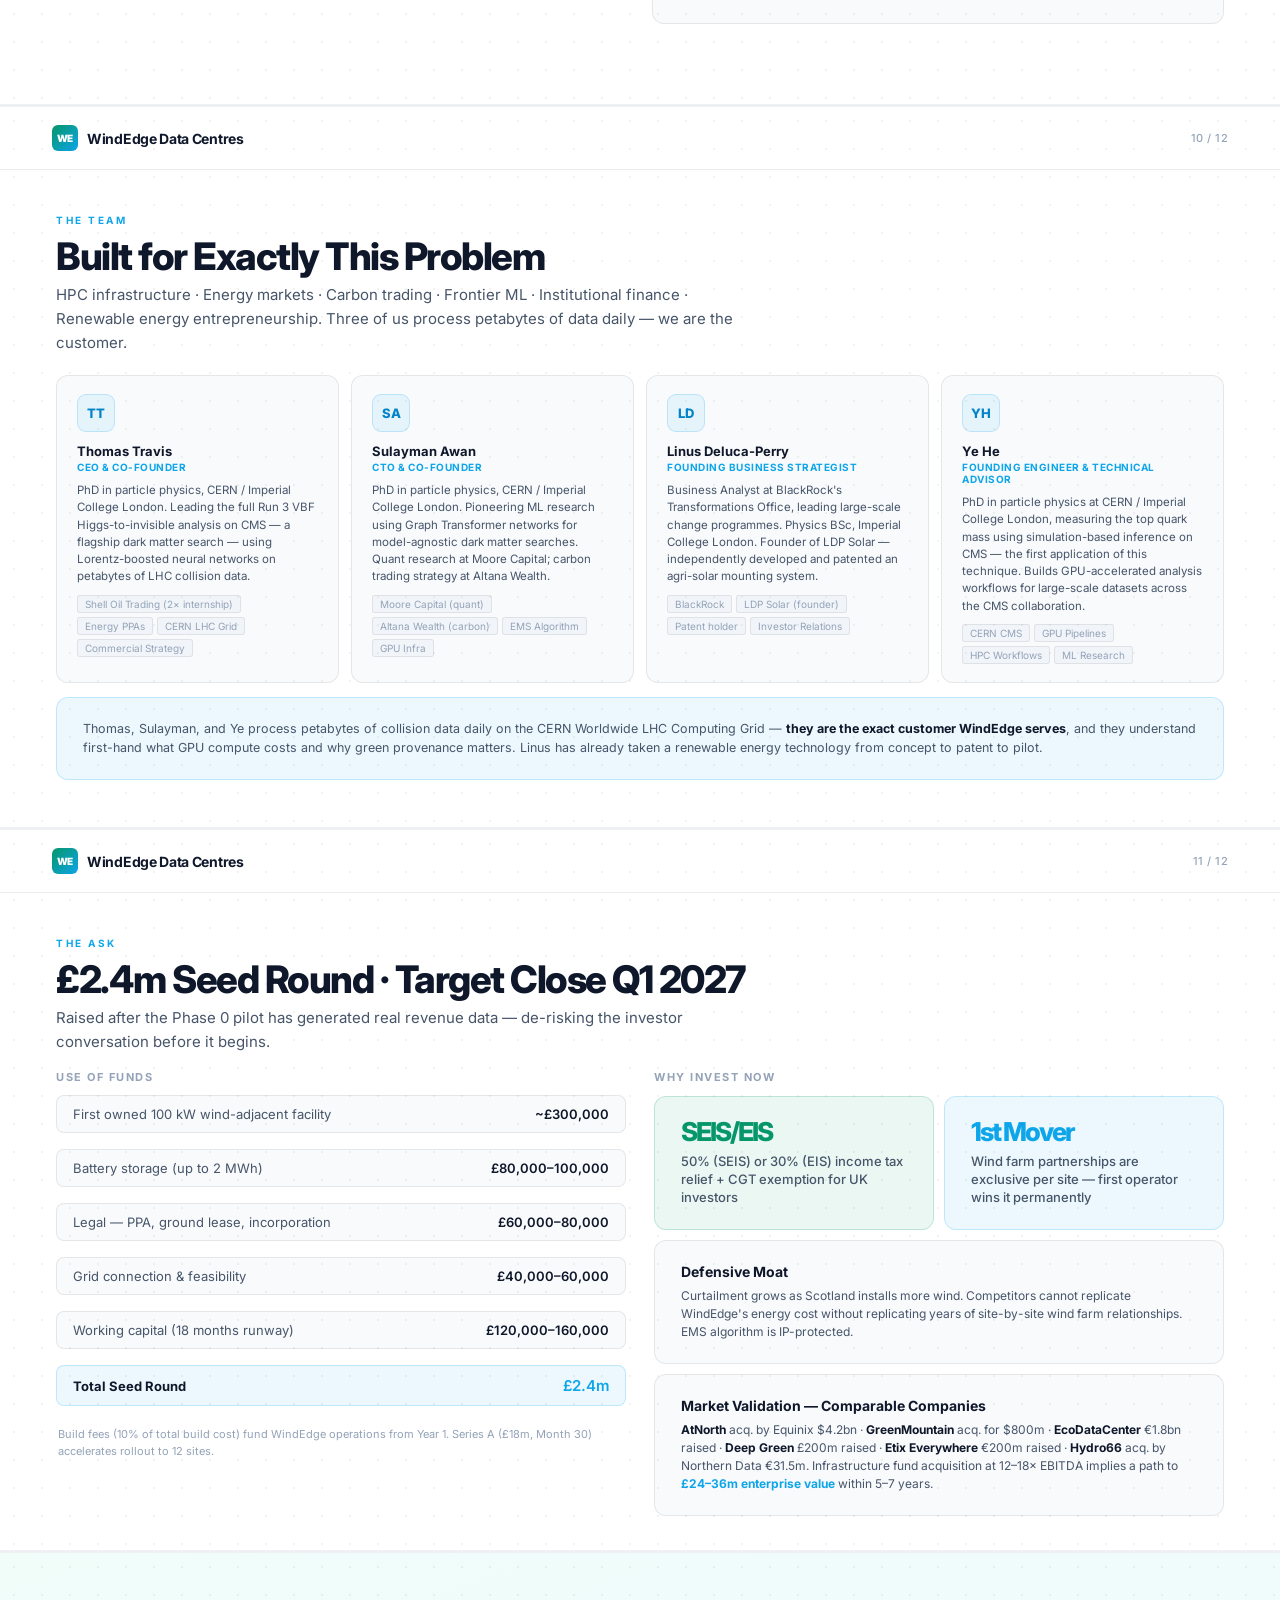
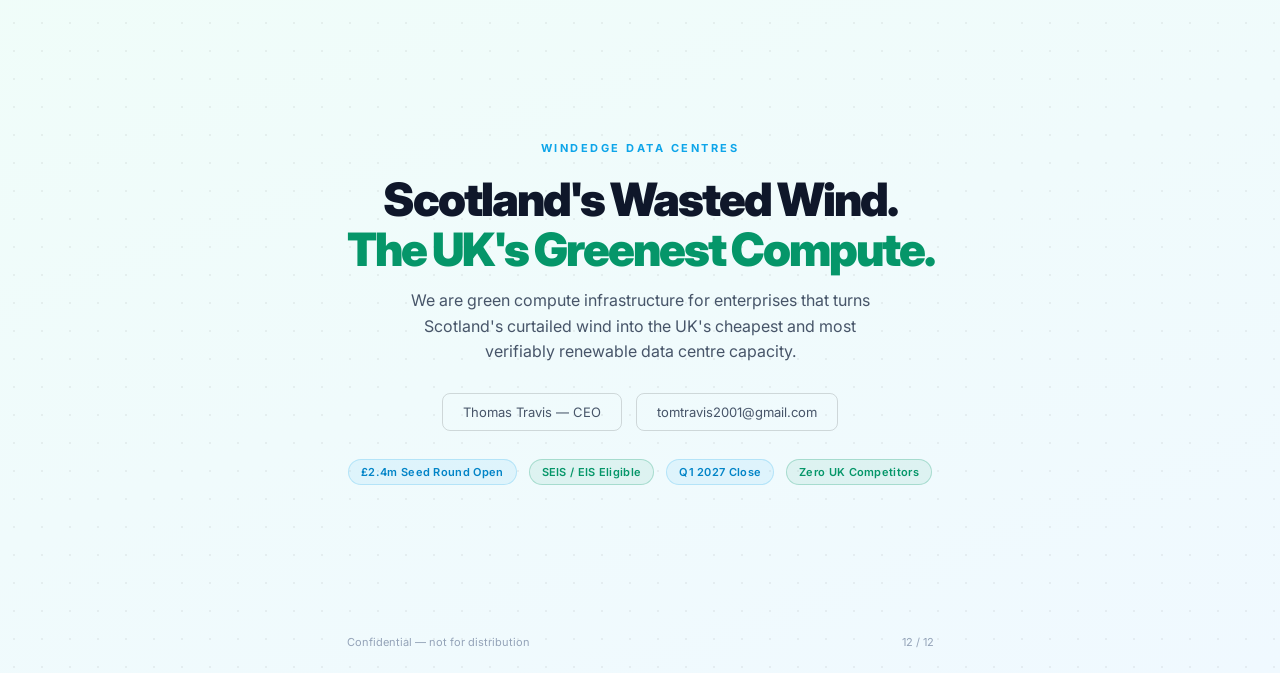
<file: WindEdge_Pitch_Deck.html>
<!DOCTYPE html>
<html lang="en">
<head>
<meta charset="UTF-8">
<meta name="viewport" content="width=device-width, initial-scale=1.0">
<title>WindEdge Data Centres — Investor Pitch Deck 2026</title>
<link href="https://fonts.googleapis.com/css2?family=Inter:wght@300;400;500;600;700;800;900&display=swap" rel="stylesheet">
<style>
*,*::before,*::after{box-sizing:border-box;margin:0;padding:0}
:root{
  --bg:#ffffff;--card:#f8fafc;--card2:#f1f5f9;
  --border:rgba(0,0,0,0.08);--border2:rgba(0,0,0,0.14);
  --blue:#0ea5e9;--blue-d:rgba(14,165,233,0.08);--blue-b:rgba(14,165,233,0.2);
  --green:#059669;--green-lt:#059669;--green-d:rgba(5,150,105,0.08);
  --grad:linear-gradient(135deg,#059669,#0ea5e9);
  --red:rgba(220,38,38,0.07);--red-b:rgba(220,38,38,0.15);
  --amber:#d97706;
  --t1:#0f172a;--t2:#475569;--t3:#94a3b8;--t4:#e2e8f0;
}
html,body{background:#eef0f4;font-family:'Inter',sans-serif}

/* ── SLIDE SHELL ──────────────────────────────── */
.deck{display:flex;flex-direction:column;gap:3px}
.slide{
  width:1280px;height:720px;margin:0 auto;position:relative;
  overflow:hidden;background:var(--bg);display:flex;flex-direction:column;
  flex-shrink:0;
}

/* header bar */
.sh{
  display:flex;align-items:center;justify-content:space-between;
  padding:18px 52px;border-bottom:1px solid var(--border);flex-shrink:0;
}
.logo{display:flex;align-items:center;gap:9px;font-weight:700;font-size:14px;color:var(--t1);letter-spacing:-.3px}
.lm{width:26px;height:26px;background:var(--grad);border-radius:6px;display:flex;align-items:center;justify-content:center;font-size:10px;font-weight:900;color:#fff}
.sn{font-size:11px;color:var(--t3);font-weight:500;letter-spacing:.5px}

/* body */
.sb{flex:1;padding:44px 56px;display:flex;flex-direction:column}

/* ── TYPOGRAPHY ──────────────────────────────── */
.eye{font-size:10px;font-weight:700;letter-spacing:2.5px;text-transform:uppercase;color:var(--blue);margin-bottom:10px}
.h1{font-size:38px;font-weight:800;letter-spacing:-1.5px;color:var(--t1);line-height:1.08;margin-bottom:6px}
.h1 em{font-style:normal;color:#059669}
.h1--lg{font-size:46px}
.sub{font-size:15px;color:var(--t2);line-height:1.6;margin-bottom:28px;max-width:700px}

/* ── STAT BOXES ──────────────────────────────── */
.sg{display:grid;gap:14px}
.sg2{grid-template-columns:1fr 1fr}
.sg3{grid-template-columns:1fr 1fr 1fr}
.sg4{grid-template-columns:1fr 1fr 1fr 1fr}
.sx{background:var(--card);border:1px solid var(--border);border-radius:12px;padding:22px 26px}
.sx--b{background:var(--blue-d);border-color:var(--blue-b)}
.sx--g{background:var(--green-d);border-color:rgba(5,150,105,0.2)}
.sx--r{background:var(--red);border-color:var(--red-b)}
.sx--a{background:rgba(245,158,11,0.08);border-color:rgba(245,158,11,0.2)}
.sxn{font-size:42px;font-weight:800;letter-spacing:-2px;color:var(--t1);line-height:1;margin-bottom:7px}
.sxn--b{color:var(--blue)}
.sxn--g{color:#059669}
.sxn--r{color:#dc2626}
.sxn--a{color:var(--amber)}
.sxl{font-size:13px;color:var(--t2);line-height:1.4;font-weight:500}
.sxs{font-size:11px;color:var(--t3);margin-top:3px}

/* ── LAYOUT ──────────────────────────────────── */
.cols{display:grid;gap:20px;flex:1;align-items:start}
.cols2{grid-template-columns:1fr 1fr}
.cols60{grid-template-columns:3fr 2fr}
.cols40{grid-template-columns:2fr 3fr}

/* ── CARDS ───────────────────────────────────── */
.card{background:var(--card);border:1px solid var(--border);border-radius:12px;padding:22px 26px}
.card--b{background:var(--blue-d);border-color:var(--blue-b)}
.ct{font-size:14px;font-weight:700;color:var(--t1);margin-bottom:7px}
.cb{font-size:13px;color:var(--t2);line-height:1.5}

/* ── TABLE ───────────────────────────────────── */
.tbl{width:100%;border-collapse:collapse}
.tbl th{font-size:10px;font-weight:700;text-transform:uppercase;letter-spacing:1.2px;color:var(--t3);padding:9px 14px;text-align:left;border-bottom:1px solid var(--border)}
.tbl td{padding:11px 14px;font-size:13px;color:var(--t2);border-bottom:1px solid var(--border)}
.tbl tr.hl td{background:var(--blue-d);color:var(--t1);font-weight:600}
.tbl tr.hl td:first-child{border-left:3px solid var(--blue);padding-left:11px}

/* ── PHASE CARDS ─────────────────────────────── */
.phases{display:grid;grid-template-columns:1fr 1fr 1fr;gap:14px;flex:1}
.pc{background:var(--card);border:1px solid var(--border);border-radius:12px;padding:22px;display:flex;flex-direction:column;gap:10px}
.pc--b{border-color:rgba(14,165,233,0.25);background:linear-gradient(160deg,rgba(14,165,233,0.06) 0%,var(--card) 100%)}
.ptag{display:inline-flex;align-items:center;font-size:9px;font-weight:700;text-transform:uppercase;letter-spacing:1.5px;padding:3px 9px;border-radius:4px;width:fit-content}
.ptag--0{background:rgba(5,150,105,0.1);color:#059669;border:1px solid rgba(5,150,105,0.25)}
.ptag--1{background:var(--blue-d);color:#0284c7;border:1px solid rgba(14,165,233,0.25)}
.ptag--2{background:rgba(124,58,237,0.08);color:#7c3aed;border:1px solid rgba(124,58,237,0.2)}
.pttl{font-size:15px;font-weight:700;color:var(--t1)}
.pbdy{font-size:12px;color:var(--t2);line-height:1.5;flex:1}
.pmet{padding-top:10px;border-top:1px solid var(--border)}
.pmn{font-size:20px;font-weight:800;color:var(--t1);letter-spacing:-1px}
.pml{font-size:10px;color:var(--t3);margin-top:2px}

/* ── TEAM CARDS ──────────────────────────────── */
.team{display:grid;grid-template-columns:1fr 1fr 1fr 1fr;gap:12px}
.tc{background:var(--card);border:1px solid var(--border);border-radius:12px;padding:18px 20px}
.ti{width:38px;height:38px;border-radius:9px;background:var(--blue-d);border:1px solid var(--blue-b);display:flex;align-items:center;justify-content:center;font-size:13px;font-weight:800;color:#0284c7;margin-bottom:11px}
.tn{font-size:13px;font-weight:700;color:var(--t1);margin-bottom:2px}
.tr{font-size:10px;font-weight:700;color:var(--blue);text-transform:uppercase;letter-spacing:.5px;margin-bottom:9px}
.tb{font-size:11.5px;color:var(--t2);line-height:1.5}
.ttags{display:flex;flex-wrap:wrap;gap:4px;margin-top:9px}
.ttag{font-size:10px;padding:2px 7px;background:var(--card2);border:1px solid var(--border);border-radius:3px;color:var(--t3)}

/* ── WHY NOW ─────────────────────────────────── */
.wn{display:flex;flex-direction:column;gap:9px;flex:1}
.wr{display:grid;grid-template-columns:1fr 1fr;gap:0;background:var(--card);border:1px solid var(--border);border-radius:9px;overflow:hidden}
.wf{padding:13px 18px;font-size:13px;font-weight:600;color:var(--t1);border-right:1px solid var(--border)}
.we{padding:13px 18px;font-size:13px;color:var(--t2)}

/* ── FLOW DIAGRAM ────────────────────────────── */
.flow{display:flex;align-items:center;gap:0;margin:10px 0}
.fn{background:var(--card);border:1px solid var(--border2);border-radius:10px;padding:12px 18px;text-align:center;flex:1}
.fn--b{background:var(--blue-d);border-color:var(--blue-b)}
.fni{font-size:22px;margin-bottom:5px}
.fnl{font-size:12px;font-weight:600;color:var(--t1)}
.fns{font-size:10px;color:var(--t3);margin-top:2px}
.fa{padding:0 10px;color:var(--t3);font-size:18px;flex-shrink:0}

/* ── LOAD TIERS ──────────────────────────────── */
.tier{display:flex;align-items:center;gap:12px;padding:10px 16px;border-radius:8px;margin-bottom:7px}
.t1s{background:rgba(239,68,68,0.09);border:1px solid rgba(239,68,68,0.2)}
.t2s{background:rgba(245,158,11,0.09);border:1px solid rgba(245,158,11,0.2)}
.t3s{background:rgba(59,130,246,0.09);border:1px solid rgba(59,130,246,0.18)}
.t4s{background:rgba(34,197,94,0.07);border:1px solid rgba(34,197,94,0.15)}
.tb2{font-size:9px;font-weight:700;text-transform:uppercase;letter-spacing:.5px;padding:2px 8px;border-radius:4px;width:68px;text-align:center;flex-shrink:0}
.t1s .tb2{background:rgba(220,38,38,0.12);color:#b91c1c}
.t2s .tb2{background:rgba(217,119,6,0.12);color:#b45309}
.t3s .tb2{background:rgba(14,165,233,0.12);color:#0284c7}
.t4s .tb2{background:rgba(5,150,105,0.12);color:#059669}
.tl{font-size:13px;font-weight:600;color:var(--t1)}
.ts{font-size:11px;color:var(--t3);margin-left:auto}

/* ── FUND TABLE ──────────────────────────────── */
.fr{display:flex;justify-content:space-between;align-items:center;padding:10px 16px;background:var(--card);border:1px solid var(--border);border-radius:8px;margin-bottom:7px}
.frl{font-size:13px;color:var(--t2)}
.fra{font-size:13px;font-weight:600;color:var(--t1)}
.fr--tot{background:var(--blue-d);border-color:var(--blue-b)}
.fr--tot .frl{color:var(--t1);font-weight:700}
.fr--tot .fra{color:var(--blue);font-size:15px}

/* ── PILL BADGES ─────────────────────────────── */
.pill{display:inline-flex;align-items:center;gap:6px;padding:5px 12px;border-radius:20px;font-size:11px;font-weight:600;letter-spacing:.3px}
.pill--b{background:var(--blue-d);border:1px solid var(--blue-b);color:#0284c7}
.pill--g{background:var(--green-d);border:1px solid rgba(5,150,105,0.25);color:var(--green-lt)}

/* ── COVER ───────────────────────────────────── */
.slide--cov{background:linear-gradient(140deg,#f0fdf9 0%,#ffffff 60%,#f0f9ff 100%)}
.cov-grid{position:absolute;inset:0;background-image:linear-gradient(rgba(0,0,0,0.04) 1px,transparent 1px),linear-gradient(90deg,rgba(0,0,0,0.04) 1px,transparent 1px);background-size:40px 40px}
.cov-glow{position:absolute;width:700px;height:700px;background:radial-gradient(circle,rgba(5,150,105,0.08) 0%,rgba(14,165,233,0.05) 50%,transparent 70%);top:-150px;right:-150px;pointer-events:none}
.cov-inner{position:relative;z-index:1;display:flex;align-items:center;flex:1;padding:0 56px}
.cov-l{flex:1;padding-right:40px}
.cov-tag{display:inline-flex;align-items:center;gap:8px;padding:5px 13px;background:var(--blue-d);border:1px solid rgba(14,165,233,0.25);border-radius:20px;font-size:11px;font-weight:600;color:#0284c7;letter-spacing:.5px;text-transform:uppercase;margin-bottom:24px}
.cov-h{font-size:50px;font-weight:900;line-height:1.04;letter-spacing:-2.5px;color:var(--t1);margin-bottom:18px}
.cov-h em{font-style:normal;color:#059669}
.cov-p{font-size:15px;color:var(--t2);line-height:1.65;max-width:460px;margin-bottom:30px}
.cov-team{display:flex;flex-wrap:wrap;gap:7px}
.cov-name{font-size:11.5px;color:var(--t3);padding:4px 10px;border:1px solid var(--border2);border-radius:4px}
.cov-r{width:310px;display:flex;align-items:center;justify-content:center;opacity:.35}
.cov-r svg{width:200px;height:auto;color:#059669}
.cov-foot{position:absolute;bottom:22px;left:56px;right:56px;display:flex;justify-content:space-between;font-size:11px;color:var(--t3)}

/* ── CLOSE ───────────────────────────────────── */
.slide--close{background:linear-gradient(160deg,#f0fdf9 0%,#f0f9ff 100%);justify-content:center;align-items:center;text-align:center}
.cl-h{font-size:46px;font-weight:900;letter-spacing:-2px;color:var(--t1);line-height:1.08;margin-bottom:14px}
.cl-h em{font-style:normal;color:#059669}
.cl-sub{font-size:16px;color:var(--t2);max-width:480px;margin:0 auto 28px;line-height:1.6}
.cl-c{display:flex;gap:14px;justify-content:center;flex-wrap:wrap}
.cl-pill{padding:10px 20px;border:1px solid var(--border2);border-radius:8px;font-size:13px;color:var(--t2)}

/* ── BG DECORATION ───────────────────────────── */
.dot-bg{position:absolute;inset:0;background-image:radial-gradient(rgba(0,0,0,0.05) 1px,transparent 1px);background-size:28px 28px;pointer-events:none}

/* ── PRINT ───────────────────────────────────── */
@media print{
  @page{size:1280px 720px;margin:0}
  body{background:#07070f}
  .deck{gap:0}
  .slide{page-break-after:always;break-after:page;margin:0}
}
</style>
</head>
<body>
<div class="deck">

<!-- ══════════════════════════════════════════════
     SLIDE 1 — COVER
══════════════════════════════════════════════ -->
<div class="slide slide--cov">
  <div class="cov-grid"></div>
  <div class="cov-glow"></div>

  <div class="sh" style="position:relative;z-index:1">
    <div class="logo"><div class="lm">WE</div>WindEdge Data Centres</div>
    <span class="sn">CONFIDENTIAL · SEED ROUND 2026</span>
  </div>

  <div class="cov-inner">
    <div class="cov-l">
      <div class="cov-tag">Scotland · Wind Energy · Compute · CleanTech</div>
      <h1 class="cov-h">Scotland's<br>Wasted Wind.<br><em>The UK's Greenest Compute.</em></h1>
      <p class="cov-p">WindEdge co-locates modular GPU data centres at wind farm substations — converting curtailed energy into the cheapest, most verifiably renewable compute in the UK.</p>
      <div class="cov-team">
        <span class="cov-name">Thomas Travis · CEO</span>
        <span class="cov-name">Sulayman Awan · CTO</span>
        <span class="cov-name">Linus Deluca-Perry · Strategy</span>
        <span class="cov-name">Ye He · Engineering</span>
      </div>
    </div>
    <div class="cov-r">
      <svg viewBox="0 0 300 700" xmlns="http://www.w3.org/2000/svg" fill="#059669">
        <polygon points="141,700 145,192 155,192 159,700"/>
        <rect x="133" y="174" width="44" height="22" rx="5"/>
        <g transform="translate(150,183)">
          <g>
            <path d="M0,0 C-5,-22 -8,-72 -2,-148 C0,-152 0,-152 2,-148 C8,-72 5,-22 0,0 Z"/>
            <path d="M0,0 C-5,-22 -8,-72 -2,-148 C0,-152 0,-152 2,-148 C8,-72 5,-22 0,0 Z" transform="rotate(120)"/>
            <path d="M0,0 C-5,-22 -8,-72 -2,-148 C0,-152 0,-152 2,-148 C8,-72 5,-22 0,0 Z" transform="rotate(240)"/>
            <animateTransform attributeName="transform" type="rotate" from="0" to="360" dur="8s" repeatCount="indefinite"/>
          </g>
          <circle r="10"/>
        </g>
      </svg>
    </div>
  </div>

  <div class="cov-foot">
    <span>1 / 12</span>
  </div>
</div>


<!-- ══════════════════════════════════════════════
     SLIDE 2 — THE PROBLEM
══════════════════════════════════════════════ -->
<div class="slide">
  <div class="dot-bg"></div>
  <div class="sh">
    <div class="logo"><div class="lm">WE</div>WindEdge Data Centres</div>
    <span class="sn">2 / 12</span>
  </div>
  <div class="sb">
    <div class="eye">The Problem</div>
    <h2 class="h1">Two Broken Markets. One Structural Fix.</h2>
    <p class="sub">Scotland generates wind energy and throws it away. UK enterprises need compute they can't afford to power cleanly. These are the same problem.</p>

    <div class="cols cols2" style="flex:1;align-items:stretch">
      <!-- Left: curtailment -->
      <div style="display:flex;flex-direction:column;gap:12px">
        <div style="font-size:11px;font-weight:700;text-transform:uppercase;letter-spacing:2px;color:#dc2626;margin-bottom:2px">⚡ The Curtailment Crisis</div>
        <div class="sg sg3" style="gap:10px">
          <div class="sx sx--r">
            <div class="sxn sxn--r">9 TWh</div>
            <div class="sxl">wind energy wasted in Scotland annually (2025)</div>
          </div>
          <div class="sx sx--r">
            <div class="sxn sxn--r">£350m</div>
            <div class="sxl">paid to wind farms to switch off (2025)</div>
          </div>
          <div class="sx sx--r">
            <div class="sxn sxn--r">↑ YoY</div>
            <div class="sxl">growing as wind capacity outpaces grid upgrades</div>
          </div>
        </div>
        <div class="card" style="flex:1">
          <div class="cb">Scotland has ~17.7 GW of installed wind capacity. The Anglo-Scottish interconnector cannot carry the power south — so National Grid pays wind farms to <strong style="color:var(--t1)">switch off</strong>, then pays gas plants in England to generate instead. This is structural, worsening, and profitable to solve.</div>
        </div>
      </div>

      <!-- Right: data centre -->
      <div style="display:flex;flex-direction:column;gap:12px">
        <div style="font-size:11px;font-weight:700;text-transform:uppercase;letter-spacing:2px;color:#fcd34d;margin-bottom:2px">🖥 The Data Centre Energy Problem</div>
        <div class="sg sg3" style="gap:10px">
          <div class="sx sx--a">
            <div class="sxn sxn--a">£140/MWh</div>
            <div class="sxl">avg. electricity cost for UK data centres (range: £100–280)</div>
          </div>
          <div class="sx sx--a">
            <div class="sxn sxn--a">40–60%</div>
            <div class="sxl">of total opex is electricity</div>
          </div>
          <div class="sx sx--a">
            <div class="sxn sxn--a">2026</div>
            <div class="sxl">UK SDR mandates Scope 2 emissions reporting</div>
          </div>
        </div>
        <div class="card" style="flex:1">
          <div class="cb">From 2026, UK Sustainability Disclosure Requirements force enterprises to report Scope 2 emissions. Renewable Energy Certificates are <strong style="color:var(--t1)">widely criticised as greenwashing</strong>. There is no UK product that offers genuinely renewable compute — power proven to come from a turbine, not a certificate.</div>
        </div>
      </div>
    </div>
  </div>
</div>


<!-- ══════════════════════════════════════════════
     SLIDE 3 — THE INSIGHT
══════════════════════════════════════════════ -->
<div class="slide">
  <div class="dot-bg"></div>
  <div class="sh">
    <div class="logo"><div class="lm">WE</div>WindEdge Data Centres</div>
    <span class="sn">3 / 12</span>
  </div>
  <div class="sb">
    <div class="eye">The Insight</div>
    <h2 class="h1 h1--lg"><em>The wasted wind IS the product.</em></h2>
    <p class="sub" style="margin-bottom:20px">Wind farms in high-curtailment areas have a substation, land, and power available at near-zero cost — because that power would otherwise be discarded.</p>

    <div class="cols cols2" style="flex:1;align-items:stretch;gap:24px">
      <div style="display:flex;flex-direction:column;gap:12px">
        <div style="font-size:12px;font-weight:600;color:var(--t3);text-transform:uppercase;letter-spacing:1.5px;margin-bottom:4px">Energy Cost Comparison</div>
        <table class="tbl">
          <thead><tr><th>Operator Type</th><th>Cost / MWh</th></tr></thead>
          <tbody>
            <tr><td>Typical UK colocation</td><td style="color:#dc2626">£100–280</td></tr>
            <tr class="hl"><td><strong>WindEdge (curtailed wind)</strong></td><td><strong style="color:var(--green-lt)">PPA cost unknown — but energy prices in high-curtailment regions regularly go negative</strong></td></tr>
          </tbody>
        </table>
        <div class="sx sx--g" style="margin-top:4px">
          <div class="sxn sxn--g">Structurally lower</div>
          <div class="sxl">energy cost vs grid — curtailment prices can go negative where WindEdge operates</div>
        </div>
      </div>

      <div style="display:flex;flex-direction:column;gap:12px">
        <div style="font-size:12px;font-weight:600;color:var(--t3);text-transform:uppercase;letter-spacing:1.5px;margin-bottom:4px">The Green Premium</div>
        <div class="card" style="margin-bottom:10px">
          <div class="ct">Renewable Energy Certificates</div>
          <div class="cb">Certificates claim renewable generation <em>somewhere</em>, <em>sometime</em>. Widely criticised. Cannot satisfy 24/7 matching requirements. Equinix, Digital Realty, iomart all rely on these.</div>
        </div>
        <div class="card card--b">
          <div class="ct">WindEdge: At-Source Direct Wire</div>
          <div class="cb">The electrons running through the server came from the turbine 200 metres away. <strong style="color:var(--t1)">This is the strongest possible green claim</strong> — it cannot be replicated by any grid-connected operator at any price. Enterprise buyers pay a <strong style="color:var(--blue)">10–25% premium</strong> for verifiable at-source renewable compute.</div>
        </div>
      </div>
    </div>
  </div>
</div>


<!-- ══════════════════════════════════════════════
     SLIDE 4 — THE SOLUTION
══════════════════════════════════════════════ -->
<div class="slide">
  <div class="dot-bg"></div>
  <div class="sh">
    <div class="logo"><div class="lm">WE</div>WindEdge Data Centres</div>
    <span class="sn">4 / 12</span>
  </div>
  <div class="sb">
    <div class="eye">The Solution</div>
    <h2 class="h1">Modular GPU Data Centres at Wind Farm Substations</h2>
    <p class="sub" style="margin-bottom:16px">WindEdge deploys containerised facilities directly at the substation — consuming power that would otherwise be curtailed, pairing with battery storage for continuous uptime.</p>

    <!-- Flow diagram -->
    <div class="flow" style="margin-bottom:20px">
      <div class="fn">
        <div class="fni">🌬️</div>
        <div class="fnl">Wind Turbines</div>
        <div class="fns">17.7 GW installed (Scotland)</div>
      </div>
      <div class="fa">→</div>
      <div class="fn fn--b">
        <div class="fni">⚡</div>
        <div class="fnl">MV Substation</div>
        <div class="fns">Direct-wire connection</div>
      </div>
      <div class="fa">→</div>
      <div class="fn fn--b">
        <div class="fni">🔋</div>
        <div class="fnl">Battery Storage</div>
        <div class="fns">Up to 2 MWh per site (20 hrs storage)</div>
      </div>
      <div class="fa">→</div>
      <div class="fn fn--b">
        <div class="fni">🖥️</div>
        <div class="fnl">WindEdge Data Centre</div>
        <div class="fns">100 kW · ~60 GPUs per module</div>
      </div>
      <div class="fa">→</div>
      <div class="fn">
        <div class="fni">🏢</div>
        <div class="fnl">Enterprise Customers</div>
        <div class="fns">AI · HPC · Colocation</div>
      </div>
    </div>

    <div class="cols cols2" style="flex:1">
      <div style="display:flex;flex-direction:column;gap:10px">
        <div class="card card--b">
          <div class="ct">Why Containers</div>
          <div class="cb">12–16 week delivery (vs 18–36 months for traditional builds). Permitted development rights on wind farm land. Each container is a discrete, mortgageable asset. Scotland's ~8°C climate enables free-air cooling for ~89% of operating hours — targeting PUE 1.05–1.10 vs. industry average of 1.58.</div>
        </div>
        <div class="card">
          <div class="ct">Grid Tie-In for Backup</div>
          <div class="cb">4-layer power resilience: curtailed wind → battery → grid → diesel genset. Colocation SLAs guaranteed at &gt;99.9% uptime despite wind intermittency.</div>
        </div>
      </div>
      <div style="display:flex;flex-direction:column;gap:10px">
        <div class="card">
          <div class="ct">Customer Value: Enterprise Colo</div>
          <div class="cb">10–25% below-market pricing · PUE 1.05–1.10 · Real-time carbon dashboard · Zero Scope 2 emissions — not offsets</div>
        </div>
        <div class="card">
          <div class="ct">Customer Value: HPC / AI Compute</div>
          <div class="cb">Managed GPU clusters at 40–50% below hyperscaler rates · Green AI credentials · UK data sovereignty · GDPR compliant</div>
        </div>
        <div class="card">
          <div class="ct">Wind Farm Partner Value</div>
          <div class="cb">Revenue from energy that would be discarded · Revenue share or equity stake · Local employment</div>
        </div>
      </div>
    </div>
  </div>
</div>


<!-- ══════════════════════════════════════════════
     SLIDE 5 — THE EMS & WHY NOW
══════════════════════════════════════════════ -->
<div class="slide">
  <div class="dot-bg"></div>
  <div class="sh">
    <div class="logo"><div class="lm">WE</div>WindEdge Data Centres</div>
    <span class="sn">5 / 12</span>
  </div>
  <div class="sb">
    <div class="cols cols2" style="flex:1;gap:28px">

      <div style="display:flex;flex-direction:column">
        <div class="eye">Core IP</div>
        <h2 class="h1" style="font-size:28px;margin-bottom:10px">The Energy Management System</h2>
        <p style="font-size:13px;color:var(--t2);line-height:1.6;margin-bottom:16px">A real-time multi-objective optimisation algorithm — WindEdge's primary patent candidate. Makes intermittent wind compatible with commercial SLAs.</p>

        <div class="card card--b" style="margin-bottom:12px">
          <div class="ct">Inputs → Outputs</div>
          <div class="cb" style="font-size:12px">
            <strong style="color:var(--blue)">Inputs:</strong> Wind generation forecast · Turbine SCADA data · Battery state of charge · GPU marketplace demand · Grid spot price<br><br>
            <strong style="color:var(--green-lt)">Outputs:</strong> Battery charge/discharge commands · GPU load scheduling · Grid import/export decisions
          </div>
        </div>

        <div style="font-size:12px;font-weight:600;color:var(--t3);text-transform:uppercase;letter-spacing:1.2px;margin-bottom:8px">Load Priority Hierarchy</div>
        <div class="tier t1s"><div class="tb2">Priority 1</div><div class="tl">Colocation Customers</div><div class="ts">Always on — SLA-protected</div></div>
        <div class="tier t2s"><div class="tb2">Priority 2</div><div class="tl">Managed HPC Jobs</div><div class="ts">Paused / rescheduled</div></div>
        <div class="tier t3s"><div class="tb2">Priority 3</div><div class="tl">GPU Training Queues</div><div class="ts">Delay-tolerant</div></div>
        <div class="tier t4s"><div class="tb2">Priority 4</div><div class="tl">Flexible Mining</div><div class="ts">Instant-off — absorbs surplus</div></div>

        <div style="font-size:11px;color:var(--t3);margin-top:8px;font-style:italic">Up to 2 MWh battery (20 hrs storage) bridges wind lull events. Grid covers extended low-wind periods. Result: &gt;99.9% uptime for colo customers.</div>
      </div>

      <div style="display:flex;flex-direction:column">
        <div class="eye">Why Now</div>
        <h2 class="h1" style="font-size:28px;margin-bottom:16px">Five Converging Forces</h2>

        <div class="wn">
          <div class="wr">
            <div class="wf">Scottish curtailment growing year-on-year</div>
            <div class="we">More sites available, lower energy cost — the opportunity improves with time</div>
          </div>
          <div class="wr">
            <div class="wf">GPU compute demand at record highs</div>
            <div class="we">Higher marketplace rates, stronger utilisation, longer contract terms</div>
          </div>
          <div class="wr">
            <div class="wf">Mandatory Scope 2 reporting from 2026</div>
            <div class="we">UK SDR creates real willingness to pay for verifiable green compute</div>
          </div>
          <div class="wr">
            <div class="wf">RTX 5090 affordable enough to bootstrap</div>
            <div class="we">Phase 0 pilot provable for ~£12,500 — real data before investors</div>
          </div>
          <div class="wr">
            <div class="wf">Zero direct UK competitors</div>
            <div class="we">No UK operator co-locates modular data centres with wind farms today</div>
          </div>
        </div>
      </div>

    </div>
  </div>
</div>


<!-- ══════════════════════════════════════════════
     SLIDE 6 — BUSINESS MODEL
══════════════════════════════════════════════ -->
<div class="slide">
  <div class="dot-bg"></div>
  <div class="sh">
    <div class="logo"><div class="lm">WE</div>WindEdge Data Centres</div>
    <span class="sn">6 / 12</span>
  </div>
  <div class="sb">
    <div class="eye">Business Model</div>
    <h2 class="h1">Three Phases. Capital-Efficient by Design.</h2>
    <p class="sub" style="margin-bottom:20px">Start with a self-funded pilot to prove revenue. Build managed facilities to generate cash flow. Own the best sites to capture full margin.</p>

    <div class="phases">

      <div class="pc">
        <div class="ptag ptag--0">Phase 0 · Now</div>
        <div class="pttl">Self-Funded Pilot</div>
        <div class="pbdy">
          Buy <strong style="color:var(--t1)">4 × RTX 5090 GPUs</strong> (~£10,000) plus server components (~£2,500) — ~£12,500 total. List on Vast.ai and RunPod. Generate real GPU marketplace revenue — no wind farm, no investors required.<br><br>
          Proves the model with real data before any external capital is raised. Estimated <strong style="color:var(--t1)">~$0.40/GPU/hr net</strong> at 85% occupancy. Direct customer escalation from anonymous marketplace listings to contracted relationships with startups, universities, and AI teams.
        </div>
        <div class="pmet">
          <div class="pmn">~£9,400/yr</div>
          <div class="pml">Estimated pilot net revenue (4 GPUs · 85% occupancy) · ~1.5yr payback</div>
        </div>
      </div>

      <div class="pc pc--b">
        <div class="ptag ptag--1">Phase 1 · Primary Model</div>
        <div class="pttl">Build-and-Manage Service</div>
        <div class="pbdy">
          WindEdge designs and commissions <strong style="color:var(--t1)">100 kW modular GPU facilities</strong> for clients — wind farm operators, landowners, private investors. Client owns the hardware; WindEdge provides the expertise and ongoing management.<br><br>
          <strong style="color:var(--t1)">Revenue:</strong> Fixed build fee (10% of total build cost) + 10% of gross GPU revenue monthly. Clients get a passive income stream from an asset they own. WindEdge gets recurring revenue without owning depreciating hardware.
        </div>
        <div class="pmet">
          <div class="pmn">£150k/site/yr</div>
          <div class="pml">WindEdge 10% share of £1.5m GPU revenue per 100 kW managed facility</div>
        </div>
      </div>

      <div class="pc">
        <div class="ptag ptag--2">Phase 2 · Scale</div>
        <div class="pttl">Owned Facilities</div>
        <div class="pbdy">
          At the highest-curtailment Scottish sites, WindEdge owns and operates facilities directly — capturing <strong style="color:var(--t1)">100% of GPU revenue</strong> rather than 10%. Two routes: funded from accumulated build-and-manage revenue, or accelerated via a <strong style="color:var(--t1)">seed raise</strong>.<br><br>
          A 20-site Scottish portfolio (20 × 100 kW managed) represents <strong style="color:var(--t1)">£30m+ addressable revenue</strong>. Owned facilities generate the majority of profit at steady state.
        </div>
        <div class="pmet">
          <div class="pmn">£30m+</div>
          <div class="pml">Addressable revenue from 20-site Scottish portfolio</div>
        </div>
      </div>

    </div>
  </div>
</div>


<!-- ══════════════════════════════════════════════
     SLIDE 7 — UNIT ECONOMICS
══════════════════════════════════════════════ -->
<div class="slide">
  <div class="dot-bg"></div>
  <div class="sh">
    <div class="logo"><div class="lm">WE</div>WindEdge Data Centres</div>
    <span class="sn">7 / 12</span>
  </div>
  <div class="sb">
    <div class="eye">Unit Economics</div>
    <h2 class="h1">Strong Numbers at Every Scale</h2>
    <p class="sub" style="margin-bottom:20px">Economics driven by structural energy cost advantage — not subsidies or market cycles.</p>

    <div class="cols cols2" style="flex:1;gap:24px;align-items:stretch">

      <div style="display:flex;flex-direction:column;gap:14px">
        <div style="font-size:11px;font-weight:700;text-transform:uppercase;letter-spacing:1.5px;color:var(--t3);margin-bottom:2px">Per 100 kW Managed Facility</div>

        <div class="sg sg3" style="gap:10px">
          <div class="sx sx--b">
            <div class="sxn sxn--b" style="font-size:30px">£1.5m</div>
            <div class="sxl">Annual GPU revenue potential</div>
          </div>
          <div class="sx sx--g">
            <div class="sxn sxn--g" style="font-size:30px">£150k</div>
            <div class="sxl">WindEdge 10% management fee</div>
          </div>
          <div class="sx">
            <div class="sxn" style="font-size:30px">+10%</div>
            <div class="sxl">One-off build fee (10% of total build cost) on completion</div>
          </div>
        </div>

        <div style="font-size:11px;font-weight:700;text-transform:uppercase;letter-spacing:1.5px;color:var(--t3);margin-bottom:2px;margin-top:6px">Scale</div>
        <div class="sg sg2" style="gap:10px">
          <div class="sx sx--b">
            <div class="sxn sxn--b" style="font-size:30px">£15m/yr</div>
            <div class="sxl">GPU revenue from a 1 MW facility</div>
          </div>
          <div class="sx sx--g">
            <div class="sxn sxn--g" style="font-size:30px">£30m+</div>
            <div class="sxl">Addressable revenue, 20-site Scottish portfolio</div>
          </div>
        </div>
      </div>

      <div style="display:flex;flex-direction:column;gap:14px">
        <div style="font-size:11px;font-weight:700;text-transform:uppercase;letter-spacing:1.5px;color:var(--t3);margin-bottom:2px">Energy Cost Advantage (Owned Facility, per year)</div>
        <table class="tbl" style="margin-bottom:14px">
          <thead><tr><th>Cost Item</th><th>WindEdge</th><th>Grid-Connected Competitor</th></tr></thead>
          <tbody>
            <tr><td>Energy</td><td style="color:var(--green-lt)">PPA cost unknown — prices regularly go negative in curtailment regions</td><td style="color:#dc2626">£100–280/MWh</td></tr>
            <tr><td>Cooling (PUE)</td><td style="color:var(--green-lt)">1.05–1.10</td><td style="color:#dc2626">1.40–1.60</td></tr>
            <tr><td>Transmission charges</td><td style="color:var(--green-lt)">£0 (behind-meter)</td><td style="color:#dc2626">£15–25/MWh</td></tr>
            <tr class="hl"><td>Total effective cost</td><td><strong style="color:var(--green-lt)">~£15–35/MWh</strong></td><td><strong style="color:#dc2626">£100–280/MWh</strong></td></tr>
          </tbody>
        </table>

        <div class="card card--b" style="padding:14px 18px">
          <div style="font-size:10px;font-weight:700;text-transform:uppercase;letter-spacing:1.5px;color:var(--t3);margin-bottom:6px">Phase 0 Pilot</div>
          <div class="cb" style="font-size:12px"><strong style="color:var(--t1)">4 × RTX 5090 GPUs + server components · ~£12,500 total · Vast.ai / RunPod</strong> · ~$0.40/GPU/hr net · 85% occupancy · ~<strong style="color:var(--blue)">£9,400/year</strong> · ~1.5yr payback. Self-funded — real revenue data before any investor capital is deployed.</div>
        </div>
      </div>
    </div>
  </div>
</div>


<!-- ══════════════════════════════════════════════
     SLIDE 8 — MARKET & COMPETITION
══════════════════════════════════════════════ -->
<div class="slide">
  <div class="dot-bg"></div>
  <div class="sh">
    <div class="logo"><div class="lm">WE</div>WindEdge Data Centres</div>
    <span class="sn">8 / 12</span>
  </div>
  <div class="sb">
    <div class="eye">Market Opportunity</div>
    <h2 class="h1">A Growing Market. Zero Direct Competitors.</h2>
    <p class="sub" style="margin-bottom:20px">WindEdge sits at the intersection of two growing markets. No UK operator is executing this model today.</p>

    <div class="cols cols2" style="flex:1;gap:24px">
      <div style="display:flex;flex-direction:column;gap:14px">
        <div class="sg sg3" style="gap:10px">
          <div class="sx sx--b">
            <div class="sxn sxn--b" style="font-size:28px">£8bn</div>
            <div class="sxl">UK data centre market today</div>
            <div class="sxs">→ £17bn by 2030</div>
          </div>
          <div class="sx">
            <div class="sxn" style="font-size:28px">11%</div>
            <div class="sxl">CAGR global data centre market</div>
          </div>
          <div class="sx sx--g">
            <div class="sxn sxn--g" style="font-size:28px">19%</div>
            <div class="sxl">CAGR green data centre market (vs 11% conventional — nearly double the rate)</div>
          </div>
        </div>

        <div class="card" style="flex:1">
          <div class="ct">Target Segments</div>
          <div class="cb" style="font-size:12px">
            <strong style="color:var(--t1)">AI / HPC startups & researchers</strong> — GPU scarcity, cost sensitivity, green AI narrative<br><br>
            <strong style="color:var(--t1)">Enterprise sustainability leads</strong> — Scope 2 reporting obligation from 2026 (UK SDR)<br><br>
            <strong style="color:var(--t1)">Scottish public sector</strong> — NHS, universities, Scottish Government (data sovereignty + green mandate)<br><br>
            <strong style="color:var(--t1)">Private investors / family offices</strong> — 100 kW facility at ~£200–350k all-in; tangible AI infrastructure asset generating monthly GPU income
          </div>
        </div>
      </div>

      <div style="display:flex;flex-direction:column;gap:12px">
        <div style="font-size:11px;font-weight:700;text-transform:uppercase;letter-spacing:1.5px;color:var(--t3);margin-bottom:2px">Competitive Landscape</div>
        <table class="tbl" style="flex:1">
          <thead><tr><th>Competitor</th><th>Model</th><th>Weakness vs. WindEdge</th></tr></thead>
          <tbody>
            <tr><td>Equinix / Digital Realty</td><td>Large-scale urban colo</td><td>Grid energy, high PUE, no green premium</td></tr>
            <tr><td>iomart</td><td>Scottish cloud provider</td><td>Legacy infrastructure, certificates only</td></tr>
            <tr><td>Deep Green (UK)</td><td>Waste heat DCs</td><td>Cannot match wind curtailment scale</td></tr>
            <tr><td>Hyperscalers (AWS, Azure)</td><td>Everything</td><td>Need 100 MW+ sites; ignore &lt;5 MW gaps</td></tr>
            <tr class="hl"><td><strong>UK wind-adjacent DC operator</strong></td><td colspan="2"><strong>None exist. WindEdge is first.</strong></td></tr>
          </tbody>
        </table>

        <div class="card card--b" style="margin-top:4px">
          <div class="cb" style="font-size:12px">International analogues validate the model: <strong style="color:var(--t1)">AtNorth</strong> (Nordic green DC, acquired by Equinix for $4.2bn), <strong style="color:var(--t1)">GreenMountain</strong> (Norway, acquired for $800m), <strong style="color:var(--t1)">EcoDataCenter</strong> (Sweden, €1.8bn raised), <strong style="color:var(--t1)">Hydro66</strong> (Sweden, acquired by Northern Data AG for €31.5m), <strong style="color:var(--t1)">Borealis</strong> (Iceland, geothermal). UK market is entirely unserved.</div>
        </div>
      </div>
    </div>
  </div>
</div>


<!-- ══════════════════════════════════════════════
     SLIDE 9 — TRACTION
══════════════════════════════════════════════ -->
<div class="slide">
  <div class="dot-bg"></div>
  <div class="sh">
    <div class="logo"><div class="lm">WE</div>WindEdge Data Centres</div>
    <span class="sn">9 / 12</span>
  </div>
  <div class="sb">
    <div class="eye">Traction &amp; Roadmap</div>
    <h2 class="h1">Strong Foundations Before a Pound of Investment</h2>
    <p class="sub" style="margin-bottom:20px">Every significant pre-capital milestone has been completed. Phase 0 pilot begins immediately.</p>

    <div class="cols cols2" style="flex:1;gap:24px">

      <div style="display:flex;flex-direction:column;gap:10px">
        <div style="font-size:11px;font-weight:700;text-transform:uppercase;letter-spacing:1.5px;color:var(--green-lt);margin-bottom:4px">✓ Completed</div>
        <div class="card" style="padding:16px 20px">
          <ul style="list-style:none;display:flex;flex-direction:column;gap:9px">
            <li style="display:flex;align-items:flex-start;gap:10px;font-size:13px;color:var(--t2)"><span style="color:var(--green-lt);flex-shrink:0">✓</span>Full technical architecture and electrical topology</li>
            <li style="display:flex;align-items:flex-start;gap:10px;font-size:13px;color:var(--t2)"><span style="color:var(--green-lt);flex-shrink:0">✓</span>EMS algorithm concept and specification (patent candidate identified)</li>
            <li style="display:flex;align-items:flex-start;gap:10px;font-size:13px;color:var(--t2)"><span style="color:var(--green-lt);flex-shrink:0">✓</span>Scottish planning and grid connection regulatory mapping</li>
            <li style="display:flex;align-items:flex-start;gap:10px;font-size:13px;color:var(--t2)"><span style="color:var(--green-lt);flex-shrink:0">✓</span>Competitive landscape analysis — zero UK direct competitors confirmed</li>
            <li style="display:flex;align-items:flex-start;gap:10px;font-size:13px;color:var(--t2)"><span style="color:var(--green-lt);flex-shrink:0">✓</span>Wind farm operator target list compiled</li>
            <li style="display:flex;align-items:flex-start;gap:10px;font-size:13px;color:var(--t2)"><span style="color:var(--green-lt);flex-shrink:0">✓</span>IP strategy with patent candidate identified</li>
            <li style="display:flex;align-items:flex-start;gap:10px;font-size:13px;color:var(--t2)"><span style="color:var(--green-lt);flex-shrink:0">✓</span>Customer discovery with institutional HPC leads (Imperial College)</li>
            <li style="display:flex;align-items:flex-start;gap:10px;font-size:13px;color:var(--t2)"><span style="color:var(--green-lt);flex-shrink:0">✓</span>Financial model with full 5-year P&amp;L projection</li>
          </ul>
        </div>
      </div>

      <div style="display:flex;flex-direction:column;gap:10px">
        <div style="font-size:11px;font-weight:700;text-transform:uppercase;letter-spacing:1.5px;color:var(--blue);margin-bottom:4px">→ Next Steps</div>

        <div class="card card--b">
          <div class="ct">Phase 0 — Immediate</div>
          <div class="cb" style="font-size:12px">Purchase 4 × RTX 5090 GPUs (~£10,000) plus server components (~£2,500) — ~£12,500 total. List on Vast.ai and RunPod. Run 24/7. Document utilisation and revenue per GPU-hour for 3 months. Estimated ~£9,400/year at 85% occupancy. <strong style="color:var(--blue)">Real revenue data before any external capital is deployed.</strong></div>
        </div>
        <div class="card">
          <div class="ct">Phase 1 — Months 1–18</div>
          <div class="cb" style="font-size:12px">First wind farm LOI · Grid connection feasibility study · First 100 kW managed facility built and operational · First direct customer contract signed</div>
        </div>
        <div class="card">
          <div class="ct">Phase 2 — Months 18–36</div>
          <div class="cb" style="font-size:12px">6 sites operational · Managed GPU product launched · Demand response registered with National Grid ESO · Series A fundraise (£18m target, Month 30 close) · Path to 20-site Scottish portfolio</div>
        </div>
      </div>

    </div>
  </div>
</div>


<!-- ══════════════════════════════════════════════
     SLIDE 10 — TEAM
══════════════════════════════════════════════ -->
<div class="slide">
  <div class="dot-bg"></div>
  <div class="sh">
    <div class="logo"><div class="lm">WE</div>WindEdge Data Centres</div>
    <span class="sn">10 / 12</span>
  </div>
  <div class="sb">
    <div class="eye">The Team</div>
    <h2 class="h1">Built for Exactly This Problem</h2>
    <p class="sub" style="margin-bottom:20px">HPC infrastructure · Energy markets · Carbon trading · Frontier ML · Institutional finance · Renewable energy entrepreneurship. Three of us process petabytes of data daily — we are the customer.</p>

    <div class="team">

      <div class="tc">
        <div class="ti">TT</div>
        <div class="tn">Thomas Travis</div>
        <div class="tr">CEO &amp; Co-Founder</div>
        <div class="tb">PhD in particle physics, CERN / Imperial College London. Leading the full Run 3 VBF Higgs-to-invisible analysis on CMS — a flagship dark matter search — using Lorentz-boosted neural networks on petabytes of LHC collision data.</div>
        <div class="ttags">
          <span class="ttag">Shell Oil Trading (2× internship)</span>
          <span class="ttag">Energy PPAs</span>
          <span class="ttag">CERN LHC Grid</span>
          <span class="ttag">Commercial Strategy</span>
        </div>
      </div>

      <div class="tc">
        <div class="ti">SA</div>
        <div class="tn">Sulayman Awan</div>
        <div class="tr">CTO &amp; Co-Founder</div>
        <div class="tb">PhD in particle physics, CERN / Imperial College London. Pioneering ML research using Graph Transformer networks for model-agnostic dark matter searches. Quant research at Moore Capital; carbon trading strategy at Altana Wealth.</div>
        <div class="ttags">
          <span class="ttag">Moore Capital (quant)</span>
          <span class="ttag">Altana Wealth (carbon)</span>
          <span class="ttag">EMS Algorithm</span>
          <span class="ttag">GPU Infra</span>
        </div>
      </div>

      <div class="tc">
        <div class="ti">LD</div>
        <div class="tn">Linus Deluca-Perry</div>
        <div class="tr">Founding Business Strategist</div>
        <div class="tb">Business Analyst at BlackRock's Transformations Office, leading large-scale change programmes. Physics BSc, Imperial College London. Founder of LDP Solar — independently developed and patented an agri-solar mounting system.</div>
        <div class="ttags">
          <span class="ttag">BlackRock</span>
          <span class="ttag">LDP Solar (founder)</span>
          <span class="ttag">Patent holder</span>
          <span class="ttag">Investor Relations</span>
        </div>
      </div>

      <div class="tc">
        <div class="ti">YH</div>
        <div class="tn">Ye He</div>
        <div class="tr">Founding Engineer &amp; Technical Advisor</div>
        <div class="tb">PhD in particle physics at CERN / Imperial College London, measuring the top quark mass using simulation-based inference on CMS — the first application of this technique. Builds GPU-accelerated analysis workflows for large-scale datasets across the CMS collaboration.</div>
        <div class="ttags">
          <span class="ttag">CERN CMS</span>
          <span class="ttag">GPU Pipelines</span>
          <span class="ttag">HPC Workflows</span>
          <span class="ttag">ML Research</span>
        </div>
      </div>

    </div>

    <div class="card card--b" style="margin-top:14px">
      <div class="cb" style="font-size:12.5px">Thomas, Sulayman, and Ye process petabytes of collision data daily on the CERN Worldwide LHC Computing Grid — <strong style="color:var(--t1)">they are the exact customer WindEdge serves</strong>, and they understand first-hand what GPU compute costs and why green provenance matters. Linus has already taken a renewable energy technology from concept to patent to pilot.</div>
    </div>
  </div>
</div>


<!-- ══════════════════════════════════════════════
     SLIDE 11 — THE ASK
══════════════════════════════════════════════ -->
<div class="slide">
  <div class="dot-bg"></div>
  <div class="sh">
    <div class="logo"><div class="lm">WE</div>WindEdge Data Centres</div>
    <span class="sn">11 / 12</span>
  </div>
  <div class="sb">
    <div class="eye">The Ask</div>
    <h2 class="h1">£2.4m Seed Round · Target Close Q1 2027</h2>
    <p class="sub" style="margin-bottom:16px">Raised after the Phase 0 pilot has generated real revenue data — de-risking the investor conversation before it begins.</p>

    <div class="cols cols2" style="flex:1;gap:28px">

      <div style="display:flex;flex-direction:column;gap:9px">
        <div style="font-size:11px;font-weight:700;text-transform:uppercase;letter-spacing:1.5px;color:var(--t3);margin-bottom:2px">Use of Funds</div>
        <div class="fr"><div class="frl">First owned 100 kW wind-adjacent facility</div><div class="fra">~£300,000</div></div>
        <div class="fr"><div class="frl">Battery storage (up to 2 MWh)</div><div class="fra">£80,000–100,000</div></div>
        <div class="fr"><div class="frl">Legal — PPA, ground lease, incorporation</div><div class="fra">£60,000–80,000</div></div>
        <div class="fr"><div class="frl">Grid connection &amp; feasibility</div><div class="fra">£40,000–60,000</div></div>
        <div class="fr"><div class="frl">Working capital (18 months runway)</div><div class="fra">£120,000–160,000</div></div>
        <div class="fr fr--tot"><div class="frl">Total Seed Round</div><div class="fra">£2.4m</div></div>
        <div style="font-size:11px;color:var(--t3);padding:4px 2px;line-height:1.5">Build fees (10% of total build cost) fund WindEdge operations from Year 1. Series A (£18m, Month 30) accelerates rollout to 12 sites.</div>
      </div>

      <div style="display:flex;flex-direction:column;gap:10px">
        <div style="font-size:11px;font-weight:700;text-transform:uppercase;letter-spacing:1.5px;color:var(--t3);margin-bottom:2px">Why Invest Now</div>

        <div class="sg sg2" style="gap:10px">
          <div class="sx sx--g">
            <div class="sxn sxn--g" style="font-size:26px">SEIS/EIS</div>
            <div class="sxl">50% (SEIS) or 30% (EIS) income tax relief + CGT exemption for UK investors</div>
          </div>
          <div class="sx sx--b">
            <div class="sxn sxn--b" style="font-size:26px">1st Mover</div>
            <div class="sxl">Wind farm partnerships are exclusive per site — first operator wins it permanently</div>
          </div>
        </div>

        <div class="card">
          <div class="ct">Defensive Moat</div>
          <div class="cb" style="font-size:12px">Curtailment grows as Scotland installs more wind. Competitors cannot replicate WindEdge's energy cost without replicating years of site-by-site wind farm relationships. EMS algorithm is IP-protected.</div>
        </div>

        <div class="card">
          <div class="ct">Market Validation — Comparable Companies</div>
          <div class="cb" style="font-size:12px"><strong style="color:var(--t1)">AtNorth</strong> acq. by Equinix $4.2bn · <strong style="color:var(--t1)">GreenMountain</strong> acq. for $800m · <strong style="color:var(--t1)">EcoDataCenter</strong> €1.8bn raised · <strong style="color:var(--t1)">Deep Green</strong> £200m raised · <strong style="color:var(--t1)">Etix Everywhere</strong> €200m raised · <strong style="color:var(--t1)">Hydro66</strong> acq. by Northern Data €31.5m. Infrastructure fund acquisition at 12–18× EBITDA implies a path to <strong style="color:var(--blue)">£24–36m enterprise value</strong> within 5–7 years.</div>
        </div>
      </div>

    </div>
  </div>
</div>


<!-- ══════════════════════════════════════════════
     SLIDE 12 — CLOSE
══════════════════════════════════════════════ -->
<div class="slide slide--close">
  <div class="dot-bg"></div>
  <div style="position:relative;z-index:1;display:flex;flex-direction:column;align-items:center;justify-content:center;flex:1;padding:56px">
    <div style="font-size:11px;font-weight:700;letter-spacing:2.5px;text-transform:uppercase;color:var(--blue);margin-bottom:20px">WindEdge Data Centres</div>
    <h2 class="cl-h">Scotland's Wasted Wind.<br><em>The UK's Greenest Compute.</em></h2>
    <p class="cl-sub">We are green compute infrastructure for enterprises that turns Scotland's curtailed wind into the UK's cheapest and most verifiably renewable data centre capacity.</p>

    <div class="cl-c" style="margin-bottom:28px">
      <div class="cl-pill">Thomas Travis — CEO</div>
      <div class="cl-pill">tomtravis2001@gmail.com</div>
    </div>

    <div style="display:flex;gap:12px;flex-wrap:wrap;justify-content:center">
      <span class="pill pill--b">£2.4m Seed Round Open</span>
      <span class="pill pill--g">SEIS / EIS Eligible</span>
      <span class="pill pill--b">Q1 2027 Close</span>
      <span class="pill pill--g">Zero UK Competitors</span>
    </div>

    <div style="position:absolute;bottom:24px;left:56px;right:56px;display:flex;justify-content:space-between;font-size:11px;color:var(--t3)">
      <span>Confidential — not for distribution</span>
      <span>12 / 12</span>
    </div>
  </div>
</div>

</div>
</body>
</html>
</file>
<file: website/styles.css>
/* =============================================
   WINDEDGE — STYLES
   ============================================= */

:root {
  --bg:          #ffffff;
  --bg-2:        #f7f8fa;
  --bg-3:        #eef0f4;
  --card:        rgba(0, 0, 0, 0.025);
  --card-hover:  rgba(0, 0, 0, 0.05);
  --border:      rgba(0, 0, 0, 0.08);
  --border-2:    rgba(0, 0, 0, 0.14);
  --green:       #059669;
  --green-dim:   rgba(5, 150, 105, 0.08);
  --green-glow:  rgba(5, 150, 105, 0.2);
  --blue:        #0ea5e9;
  --blue-dim:    rgba(14, 165, 233, 0.08);
  --text:        #0f172a;
  --text-2:      #475569;
  --text-3:      #94a3b8;
  --font:        'Inter', -apple-system, BlinkMacSystemFont, 'Segoe UI', sans-serif;
  --radius:      16px;
  --radius-sm:   10px;
  --ease:        cubic-bezier(0.4, 0, 0.2, 1);
  --shadow:      0 1px 3px rgba(0,0,0,0.08), 0 4px 16px rgba(0,0,0,0.06);
  --shadow-lg:   0 4px 6px rgba(0,0,0,0.05), 0 10px 40px rgba(0,0,0,0.1);
}

/* ---- RESET ---- */
*, *::before, *::after { box-sizing: border-box; margin: 0; padding: 0; }
html { scroll-behavior: smooth; font-size: 16px; }
body {
  font-family: var(--font);
  background: var(--bg);
  color: var(--text);
  line-height: 1.6;
  overflow-x: hidden;
  -webkit-font-smoothing: antialiased;
  -moz-osx-font-smoothing: grayscale;
}
img { display: block; max-width: 100%; }
a { color: inherit; text-decoration: none; }
ul { list-style: none; }

/* ---- UTILITIES ---- */
.container {
  max-width: 1160px;
  margin: 0 auto;
  padding: 0 24px;
}

.highlight {
  background: linear-gradient(135deg, var(--green), var(--blue));
  -webkit-background-clip: text;
  -webkit-text-fill-color: transparent;
  background-clip: text;
}

.card {
  background: var(--card);
  border: 1px solid var(--border);
  border-radius: var(--radius);
  padding: 40px;
  transition: background 0.3s var(--ease), border-color 0.3s var(--ease), box-shadow 0.3s var(--ease);
}
.card:hover {
  background: var(--card-hover);
  border-color: var(--border-2);
  box-shadow: 0 0 0 1px var(--border-2), var(--shadow);
}

.btn {
  display: inline-flex;
  align-items: center;
  gap: 8px;
  padding: 12px 28px;
  border-radius: 50px;
  font-size: 0.95rem;
  font-weight: 600;
  cursor: pointer;
  border: none;
  transition: all 0.3s var(--ease);
  letter-spacing: 0.01em;
}
.btn--primary {
  background: var(--green);
  color: #ffffff;
}
.btn--primary:hover {
  background: #047857;
  box-shadow: 0 4px 20px var(--green-glow);
  transform: translateY(-2px);
}
.btn--ghost {
  background: transparent;
  color: var(--text);
  border: 1px solid var(--border-2);
}
.btn--ghost:hover {
  border-color: var(--green);
  color: var(--green);
  transform: translateY(-2px);
}
.btn--large {
  padding: 16px 40px;
  font-size: 1rem;
}

/* ---- REVEAL ANIMATION ---- */
.reveal {
  opacity: 0;
  transform: translateY(28px);
  transition: opacity 0.7s var(--ease), transform 0.7s var(--ease);
}
.reveal.visible {
  opacity: 1;
  transform: translateY(0);
}

/* ---- NAV ---- */
.nav {
  position: fixed;
  top: 0;
  left: 0;
  right: 0;
  z-index: 100;
  padding: 0;
  transition: background 0.4s var(--ease), backdrop-filter 0.4s var(--ease), border-color 0.4s var(--ease);
  border-bottom: 1px solid transparent;
}
.nav.scrolled {
  background: rgba(255, 255, 255, 0.88);
  backdrop-filter: blur(20px);
  -webkit-backdrop-filter: blur(20px);
  border-color: var(--border);
  box-shadow: 0 1px 0 var(--border);
}
.nav__inner {
  max-width: 1160px;
  margin: 0 auto;
  padding: 0 24px;
  height: 68px;
  display: flex;
  align-items: center;
  justify-content: space-between;
}
.nav__logo {
  font-size: 1.2rem;
  font-weight: 700;
  display: flex;
  align-items: center;
  gap: 6px;
  letter-spacing: -0.02em;
}
.nav__logo-mark {
  width: 40px;
  height: 30px;
  background: var(--green);
  color: #ffffff;
  border-radius: 7px;
  display: flex;
  align-items: center;
  justify-content: center;
  font-size: 0.75rem;
  font-weight: 800;
  letter-spacing: 0.02em;
}
.nav__links {
  display: flex;
  align-items: center;
  gap: 8px;
}
.nav__links li a {
  padding: 8px 14px;
  border-radius: 50px;
  font-size: 0.9rem;
  color: var(--text-2);
  transition: color 0.2s, background 0.2s;
}
.nav__links li a:hover {
  color: var(--text);
  background: var(--card);
}
.nav__cta {
  background: var(--green) !important;
  color: #ffffff !important;
  font-weight: 600 !important;
  padding: 8px 20px !important;
}
.nav__cta:hover {
  background: #047857 !important;
  box-shadow: 0 4px 16px var(--green-glow);
}
.nav__toggle {
  display: none;
  flex-direction: column;
  gap: 5px;
  background: none;
  border: none;
  cursor: pointer;
  padding: 4px;
}
.nav__toggle span {
  display: block;
  width: 24px;
  height: 2px;
  background: var(--text);
  border-radius: 2px;
  transition: all 0.3s var(--ease);
}


/* ---- HERO ---- */
.hero {
  min-height: 100vh;
  display: flex;
  align-items: center;
  position: relative;
  overflow: hidden;
  padding: 120px 0 80px;
}
.hero__bg {
  position: absolute;
  inset: 0;
  pointer-events: none;
}
.hero__grid {
  position: absolute;
  inset: 0;
  background-image:
    linear-gradient(rgba(5, 150, 105, 0.07) 1px, transparent 1px),
    linear-gradient(90deg, rgba(5, 150, 105, 0.07) 1px, transparent 1px);
  background-size: 60px 60px;
  mask-image: radial-gradient(ellipse 80% 80% at 50% 50%, black 30%, transparent 100%);
}
.hero__orb {
  position: absolute;
  border-radius: 50%;
  filter: blur(80px);
  animation: orbFloat 8s ease-in-out infinite;
}
.hero__orb--1 {
  width: 500px;
  height: 500px;
  background: radial-gradient(circle, rgba(5, 150, 105, 0.1), transparent 70%);
  top: -100px;
  right: -100px;
}
.hero__orb--2 {
  width: 400px;
  height: 400px;
  background: radial-gradient(circle, rgba(14, 165, 233, 0.08), transparent 70%);
  bottom: -100px;
  left: -50px;
  animation-delay: -4s;
}
@keyframes orbFloat {
  0%, 100% { transform: translate(0, 0); }
  33%       { transform: translate(20px, -20px); }
  66%       { transform: translate(-15px, 15px); }
}
.turbine-wrap {
  position: absolute;
  right: 0;
  bottom: 0;
  width: 340px;
  opacity: 0.08;
  color: var(--green);
  pointer-events: none;
  z-index: 0;
}
.turbine-wrap svg { width: 100%; height: auto; display: block; }
@media (max-width: 768px) {
  .turbine-wrap { width: 180px; opacity: 0.07; }
}
.hero__inner {
  position: relative;
  max-width: 760px;
}
.hero__tag {
  display: inline-flex;
  align-items: center;
  gap: 8px;
  font-size: 0.8rem;
  font-weight: 600;
  letter-spacing: 0.1em;
  text-transform: uppercase;
  color: var(--green);
  margin-bottom: 24px;
  padding: 6px 16px;
  border: 1px solid var(--green-dim);
  border-radius: 50px;
  background: var(--green-dim);
}
.hero__headline {
  font-size: clamp(2.8rem, 7vw, 5rem);
  font-weight: 800;
  line-height: 1.05;
  letter-spacing: -0.03em;
  margin-bottom: 24px;
  color: var(--text);
}
.hero__sub {
  font-size: 1.15rem;
  color: var(--text-2);
  max-width: 580px;
  margin-bottom: 40px;
  line-height: 1.7;
}
.hero__actions {
  display: flex;
  gap: 12px;
  flex-wrap: wrap;
}
.hero__scroll {
  position: absolute;
  bottom: 40px;
  left: 50%;
  transform: translateX(-50%);
  display: flex;
  flex-direction: column;
  align-items: center;
  gap: 8px;
  color: var(--text-3);
  font-size: 0.75rem;
  letter-spacing: 0.1em;
  text-transform: uppercase;
}
.hero__scroll-line {
  width: 1px;
  height: 40px;
  background: linear-gradient(to bottom, var(--text-3), transparent);
  animation: scrollPulse 2s ease-in-out infinite;
}
@keyframes scrollPulse {
  0%, 100% { opacity: 1; transform: scaleY(1); }
  50%       { opacity: 0.4; transform: scaleY(0.7); }
}

/* ---- STATS ---- */
.stats {
  background: var(--bg-2);
  border-top: 1px solid var(--border);
  border-bottom: 1px solid var(--border);
  padding: 56px 0;
}
.stats__grid {
  display: grid;
  grid-template-columns: repeat(4, 1fr);
  gap: 0;
}
.stats__item {
  text-align: center;
  padding: 28px 24px;
  border-right: 1px solid var(--border);
}
.stats__item:last-child { border-right: none; }
.stats__number {
  font-size: clamp(2rem, 4vw, 2.8rem);
  font-weight: 800;
  letter-spacing: -0.03em;
  color: var(--green);
  line-height: 1;
  margin-bottom: 8px;
}
.stats__label {
  font-size: 0.82rem;
  color: var(--text-2);
  line-height: 1.4;
}

/* ---- SECTION COMMON ---- */
.section {
  padding: 128px 0;
}
.section__header {
  text-align: center;
  max-width: 680px;
  margin: 0 auto 80px;
}
.section__tag {
  display: inline-block;
  font-size: 0.72rem;
  font-weight: 600;
  letter-spacing: 0.14em;
  text-transform: uppercase;
  color: var(--green);
  margin-bottom: 14px;
  opacity: 0.85;
}
.section__title {
  font-size: clamp(1.9rem, 4vw, 2.8rem);
  font-weight: 800;
  letter-spacing: -0.03em;
  line-height: 1.15;
  margin-bottom: 16px;
}
.section__sub {
  font-size: 1.05rem;
  color: var(--text-2);
  line-height: 1.7;
}

/* ---- PROBLEM ---- */
.problem {
  background: var(--bg);
}
.problem__grid {
  display: grid;
  grid-template-columns: 1fr 1fr;
  gap: 24px;
}
.problem__card { }
.problem__icon {
  width: 48px;
  height: 48px;
  border-radius: 12px;
  background: var(--green-dim);
  display: flex;
  align-items: center;
  justify-content: center;
  margin-bottom: 20px;
  color: var(--green);
}
.problem__icon svg {
  width: 24px;
  height: 24px;
}
.problem__card h3 {
  font-size: 1.25rem;
  font-weight: 700;
  margin-bottom: 12px;
  letter-spacing: -0.02em;
}
.problem__card p {
  color: var(--text-2);
  line-height: 1.7;
  margin-bottom: 24px;
}
.problem__stat {
  padding: 16px 20px;
  background: var(--green-dim);
  border-radius: var(--radius-sm);
  border: 1px solid rgba(16, 217, 138, 0.2);
}
.problem__stat-num {
  display: block;
  font-size: 1.5rem;
  font-weight: 800;
  color: var(--green);
  letter-spacing: -0.03em;
}
.problem__stat-desc {
  font-size: 0.82rem;
  color: var(--text-2);
}

/* ---- SOLUTION ---- */
.solution {
  background: var(--bg-2);
}
.solution__grid {
  display: grid;
  grid-template-columns: repeat(3, 1fr);
  gap: 24px;
}
.solution__card {
  position: relative;
  overflow: hidden;
}
.solution__card::before {
  content: '';
  position: absolute;
  top: 0;
  left: 0;
  right: 0;
  height: 2px;
  background: linear-gradient(90deg, var(--green), var(--blue));
  opacity: 0;
  transition: opacity 0.3s var(--ease);
}
.solution__card:hover::before { opacity: 1; }
.solution__number {
  font-size: 3rem;
  font-weight: 900;
  color: var(--border-2);
  letter-spacing: -0.05em;
  margin-bottom: 16px;
  line-height: 1;
  transition: color 0.3s var(--ease);
}
.solution__card:hover .solution__number {
  color: var(--green);
}
.solution__card h3 {
  font-size: 1.15rem;
  font-weight: 700;
  margin-bottom: 12px;
  letter-spacing: -0.02em;
}
.solution__card p {
  color: var(--text-2);
  font-size: 0.92rem;
  line-height: 1.7;
  margin-bottom: 20px;
}
.solution__tag {
  display: inline-block;
  font-size: 0.72rem;
  font-weight: 700;
  letter-spacing: 0.08em;
  text-transform: uppercase;
  color: var(--green);
  padding: 4px 12px;
  border: 1px solid var(--green-dim);
  border-radius: 50px;
  background: var(--green-dim);
}

/* ---- TECHNOLOGY ---- */
.technology { background: var(--bg); }

.flow {
  display: flex;
  align-items: center;
  justify-content: center;
  gap: 0;
  margin-bottom: 56px;
  overflow-x: auto;
  padding: 8px 0;
}
.flow__node {
  display: flex;
  flex-direction: column;
  align-items: center;
  gap: 10px;
  padding: 24px 32px;
  background: var(--card);
  border: 1px solid var(--border);
  border-radius: var(--radius);
  min-width: 160px;
  text-align: center;
  position: relative;
  transition: all 0.3s var(--ease);
}
.flow__node:hover {
  border-color: var(--border-2);
  background: var(--card-hover);
}
.flow__node--source .flow__icon { color: var(--blue); }
.flow__node--windedge {
  border-color: var(--green);
  background: var(--green-dim);
}
.flow__icon {
  width: 40px;
  height: 40px;
  color: var(--green);
}
.flow__icon svg { width: 100%; height: 100%; }
.flow__label {
  font-size: 0.82rem;
  font-weight: 600;
  color: var(--text-2);
  line-height: 1.3;
}
.flow__badge {
  position: absolute;
  top: -10px;
  right: -10px;
  background: var(--green);
  color: var(--bg);
  font-size: 0.65rem;
  font-weight: 800;
  padding: 3px 8px;
  border-radius: 50px;
  letter-spacing: 0.05em;
}
.flow__arrow {
  width: 48px;
  height: 2px;
  background: linear-gradient(90deg, var(--border-2), var(--green));
  position: relative;
  flex-shrink: 0;
}
.flow__arrow::after {
  content: '';
  position: absolute;
  right: -1px;
  top: 50%;
  transform: translateY(-50%);
  width: 0;
  height: 0;
  border-left: 8px solid var(--green);
  border-top: 5px solid transparent;
  border-bottom: 5px solid transparent;
}

.tiers { margin-bottom: 40px; }
.tiers__label {
  text-align: center;
  font-size: 0.75rem;
  font-weight: 700;
  letter-spacing: 0.1em;
  text-transform: uppercase;
  color: var(--text-3);
  margin-bottom: 16px;
}
.tiers__grid {
  display: grid;
  grid-template-columns: repeat(4, 1fr);
  border: 1px solid var(--border);
  border-radius: var(--radius);
  overflow: hidden;
}
.tier {
  padding: 20px 16px;
  border-right: 1px solid var(--border);
  transition: background 0.3s var(--ease);
}
.tier:last-child { border-right: none; }
.tier:hover { background: var(--card); }
.tier__num {
  font-size: 0.7rem;
  font-weight: 800;
  letter-spacing: 0.1em;
  text-transform: uppercase;
  margin-bottom: 6px;
}
.tier--1 .tier__num { color: var(--green); }
.tier--2 .tier__num { color: #60a5fa; }
.tier--3 .tier__num { color: #a78bfa; }
.tier--4 .tier__num { color: var(--text-3); }
.tier__name {
  font-size: 0.88rem;
  font-weight: 600;
  margin-bottom: 4px;
}
.tier__desc {
  font-size: 0.78rem;
  color: var(--text-2);
  line-height: 1.4;
}
.tiers__footer {
  text-align: center;
  font-size: 0.8rem;
  color: var(--text-3);
  margin-top: 12px;
  padding: 0 16px;
}

.ip-box { position: relative; overflow: hidden; }
.ip-box::before {
  content: '';
  position: absolute;
  top: 0;
  left: 0;
  right: 0;
  height: 2px;
  background: linear-gradient(90deg, var(--green), var(--blue));
}
.ip-box__tag {
  display: inline-block;
  font-size: 0.7rem;
  font-weight: 800;
  letter-spacing: 0.12em;
  text-transform: uppercase;
  color: var(--green);
  margin-bottom: 12px;
  padding: 4px 10px;
  background: var(--green-dim);
  border-radius: 50px;
}
.ip-box h3 {
  font-size: 1.2rem;
  font-weight: 700;
  margin-bottom: 12px;
  letter-spacing: -0.02em;
}
.ip-box p {
  color: var(--text-2);
  line-height: 1.7;
  font-size: 0.95rem;
}

/* ---- MARKET ---- */
.market { background: var(--bg-2); }

.market__grid {
  display: grid;
  grid-template-columns: repeat(3, 1fr);
  gap: 24px;
  margin-bottom: 40px;
}
.market__stat {
  text-align: center;
  padding: 40px 24px;
  background: var(--card);
  border: 1px solid var(--border);
  border-radius: var(--radius);
  transition: all 0.3s var(--ease);
}
.market__stat:hover {
  border-color: var(--green);
  background: var(--card-hover);
}
.market__num {
  font-size: clamp(2.4rem, 5vw, 3.5rem);
  font-weight: 900;
  letter-spacing: -0.04em;
  background: linear-gradient(135deg, var(--green), var(--blue));
  -webkit-background-clip: text;
  -webkit-text-fill-color: transparent;
  background-clip: text;
  margin-bottom: 10px;
  line-height: 1;
}
.market__desc {
  font-size: 1rem;
  font-weight: 600;
  margin-bottom: 8px;
}
.market__note {
  font-size: 0.78rem;
  color: var(--text-3);
  line-height: 1.4;
}

.comparables h3 {
  font-size: 1.1rem;
  font-weight: 700;
  margin-bottom: 24px;
  letter-spacing: -0.02em;
}
.comparables__grid {
  display: grid;
  grid-template-columns: repeat(4, 1fr);
  gap: 16px;
  margin-bottom: 20px;
}
.comparable {
  padding: 16px;
  background: var(--bg);
  border: 1px solid var(--border);
  box-shadow: var(--shadow);
  border-radius: var(--radius-sm);
  transition: border-color 0.3s var(--ease);
}
.comparable:hover { border-color: var(--border-2); }
.comparable__name {
  font-weight: 700;
  font-size: 0.95rem;
  margin-bottom: 2px;
}
.comparable__country {
  font-size: 0.75rem;
  color: var(--text-3);
  margin-bottom: 8px;
}
.comparable__model {
  font-size: 0.8rem;
  color: var(--text-2);
  margin-bottom: 6px;
  line-height: 1.3;
}
.comparable__raised {
  font-size: 0.75rem;
  font-weight: 700;
  color: var(--green);
}
.comparables__note {
  font-size: 0.88rem;
  color: var(--text-2);
  font-style: italic;
  text-align: center;
  padding-top: 8px;
  border-top: 1px solid var(--border);
}

/* ---- TEAM ---- */
.team { background: var(--bg); }
.team__grid {
  display: grid;
  grid-template-columns: 1fr 1fr;
  gap: 24px;
}

.team__card { }
.team__avatar {
  width: 64px;
  height: 64px;
  border-radius: 16px;
  display: flex;
  align-items: center;
  justify-content: center;
  font-size: 1.1rem;
  font-weight: 800;
  letter-spacing: -0.02em;
  margin-bottom: 20px;
}
.team__avatar--t {
  background: linear-gradient(135deg, rgba(16, 217, 138, 0.3), rgba(16, 217, 138, 0.1));
  border: 1px solid rgba(16, 217, 138, 0.3);
  color: var(--green);
}
.team__avatar--s {
  background: linear-gradient(135deg, rgba(56, 189, 248, 0.3), rgba(56, 189, 248, 0.1));
  border: 1px solid rgba(56, 189, 248, 0.3);
  color: var(--blue);
}
.team__avatar--y {
  background: linear-gradient(135deg, rgba(168, 85, 247, 0.3), rgba(168, 85, 247, 0.1));
  border: 1px solid rgba(168, 85, 247, 0.3);
  color: #a855f7;
}
.team__avatar--l {
  background: linear-gradient(135deg, rgba(251, 146, 60, 0.3), rgba(251, 146, 60, 0.1));
  border: 1px solid rgba(251, 146, 60, 0.3);
  color: #fb923c;
}
.team__card h3 {
  font-size: 1.25rem;
  font-weight: 700;
  letter-spacing: -0.02em;
  margin-bottom: 4px;
}
.team__role {
  font-size: 0.82rem;
  font-weight: 600;
  color: var(--green);
  letter-spacing: 0.04em;
  text-transform: uppercase;
  margin-bottom: 16px;
}
.team__card p {
  color: var(--text-2);
  font-size: 0.92rem;
  line-height: 1.7;
  margin-bottom: 20px;
}
.team__credentials {
  display: flex;
  flex-direction: column;
  gap: 8px;
}
.team__credentials li {
  display: flex;
  align-items: flex-start;
  gap: 10px;
  font-size: 0.85rem;
  color: var(--text-2);
  line-height: 1.4;
}
.team__credentials li::before {
  content: '→';
  color: var(--green);
  flex-shrink: 0;
  margin-top: 1px;
  font-size: 0.8rem;
}

.team__linkedin {
  display: inline-flex;
  align-items: center;
  gap: 5px;
  margin-top: 16px;
  font-size: 0.8rem;
  font-weight: 600;
  color: var(--text-3);
  transition: color 0.2s;
}
.team__linkedin:hover { color: #0a66c2; }
.team__linkedin svg { width: 14px; height: 14px; flex-shrink: 0; display: block; }

/* ---- INVEST ---- */
.invest { background: var(--bg-2); }
.invest__inner {
  text-align: center;
  max-width: 720px;
  margin: 0 auto;
  padding: 56px 48px;
  position: relative;
  overflow: hidden;
}
.invest__inner::before {
  content: '';
  position: absolute;
  inset: 0;
  background: radial-gradient(ellipse 70% 50% at 50% 0%, var(--green-dim), transparent);
  pointer-events: none;
}
.invest__tag {
  display: inline-block;
  font-size: 0.72rem;
  font-weight: 800;
  letter-spacing: 0.12em;
  text-transform: uppercase;
  color: var(--green);
  margin-bottom: 16px;
  padding: 5px 14px;
  border: 1px solid var(--green-dim);
  border-radius: 50px;
  background: var(--green-dim);
}
.invest__inner h2 {
  font-size: clamp(2.5rem, 6vw, 4rem);
  font-weight: 900;
  letter-spacing: -0.04em;
  background: linear-gradient(135deg, var(--green), var(--blue));
  -webkit-background-clip: text;
  -webkit-text-fill-color: transparent;
  background-clip: text;
  margin-bottom: 16px;
}
.invest__inner > p {
  color: var(--text-2);
  font-size: 1rem;
  line-height: 1.7;
  margin-bottom: 32px;
}
.invest__grid {
  display: grid;
  grid-template-columns: repeat(2, 1fr);
  gap: 12px;
  margin-bottom: 32px;
  text-align: left;
}
.invest__item {
  background: var(--bg);
  border: 1px solid var(--border);
  border-radius: var(--radius-sm);
  padding: 14px 18px;
}
.invest__item-label {
  font-size: 0.72rem;
  font-weight: 700;
  letter-spacing: 0.08em;
  text-transform: uppercase;
  color: var(--text-3);
  margin-bottom: 4px;
}
.invest__item-value {
  font-size: 0.92rem;
  font-weight: 600;
  color: var(--text);
}
.invest__note {
  font-size: 0.72rem;
  color: var(--text-3);
  margin-top: 16px;
  line-height: 1.5;
}

/* ---- FOOTER ---- */
.footer {
  background: var(--bg);
  border-top: 1px solid var(--border);
  padding: 40px 0;
}
.footer__inner {
  display: flex;
  align-items: center;
  justify-content: space-between;
  margin-bottom: 24px;
  flex-wrap: wrap;
  gap: 16px;
}
.footer__brand {
  display: flex;
  align-items: center;
  gap: 10px;
  font-weight: 700;
  font-size: 1rem;
}
.footer__links {
  display: flex;
  gap: 8px;
  flex-wrap: wrap;
}
.footer__links a {
  font-size: 0.85rem;
  color: var(--text-3);
  padding: 4px 12px;
  border-radius: 50px;
  transition: color 0.2s, background 0.2s;
}
.footer__links a:hover {
  color: var(--text);
  background: var(--card);
}
.footer__bottom {
  border-top: 1px solid var(--border);
  padding-top: 20px;
  display: flex;
  justify-content: space-between;
  flex-wrap: wrap;
  gap: 8px;
}
.footer__bottom p {
  font-size: 0.78rem;
  color: var(--text-3);
}

/* ---- RESPONSIVE ---- */
@media (max-width: 900px) {
  .solution__grid { grid-template-columns: 1fr; }
  .market__grid { grid-template-columns: 1fr; }
  .comparables__grid { grid-template-columns: repeat(2, 1fr); }
  .stats__grid { grid-template-columns: repeat(2, 1fr); }
  .stats__item:nth-child(2) { border-right: none; }
  .tiers__grid { grid-template-columns: repeat(2, 1fr); }
  .tier:nth-child(2) { border-right: none; }
  .tier:nth-child(3), .tier:nth-child(4) { border-top: 1px solid var(--border); }
  .invest__grid { grid-template-columns: 1fr; }
}

@media (max-width: 700px) {
  .problem__grid { grid-template-columns: 1fr; }
  .team__grid { grid-template-columns: 1fr; }
  .invest__inner { padding: 40px 24px; }
  .comparables__grid { grid-template-columns: 1fr 1fr; }
  .nav__links {
    display: none;
    position: fixed;
    top: 68px;
    left: 0;
    right: 0;
    background: rgba(255, 255, 255, 0.97);
    backdrop-filter: blur(16px);
    border-bottom: 1px solid var(--border);
    flex-direction: column;
    padding: 16px 24px 24px;
    gap: 4px;
  }
  .nav__links.open { display: flex; }
  .nav__links li a { padding: 10px 16px; border-radius: var(--radius-sm); }
  .nav__toggle { display: flex; }
  .flow { gap: 0; flex-direction: column; }
  .flow__arrow {
    width: 2px;
    height: 32px;
    background: linear-gradient(to bottom, var(--border-2), var(--green));
  }
  .flow__arrow::after {
    right: 50%;
    top: auto;
    bottom: -1px;
    transform: translateX(50%) rotate(90deg);
  }
  .hero__scroll { display: none; }
  .stats__grid { grid-template-columns: 1fr 1fr; }
}

@media (max-width: 480px) {
  .stats__grid { grid-template-columns: 1fr; }
  .stats__item { border-right: none; border-bottom: 1px solid var(--border); }
  .stats__item:last-child { border-bottom: none; }
  .tiers__grid { grid-template-columns: 1fr; }
  .tier { border-right: none; border-bottom: 1px solid var(--border); }
  .tier:last-child { border-bottom: none; }
  .comparables__grid { grid-template-columns: 1fr; }
}
</file>
